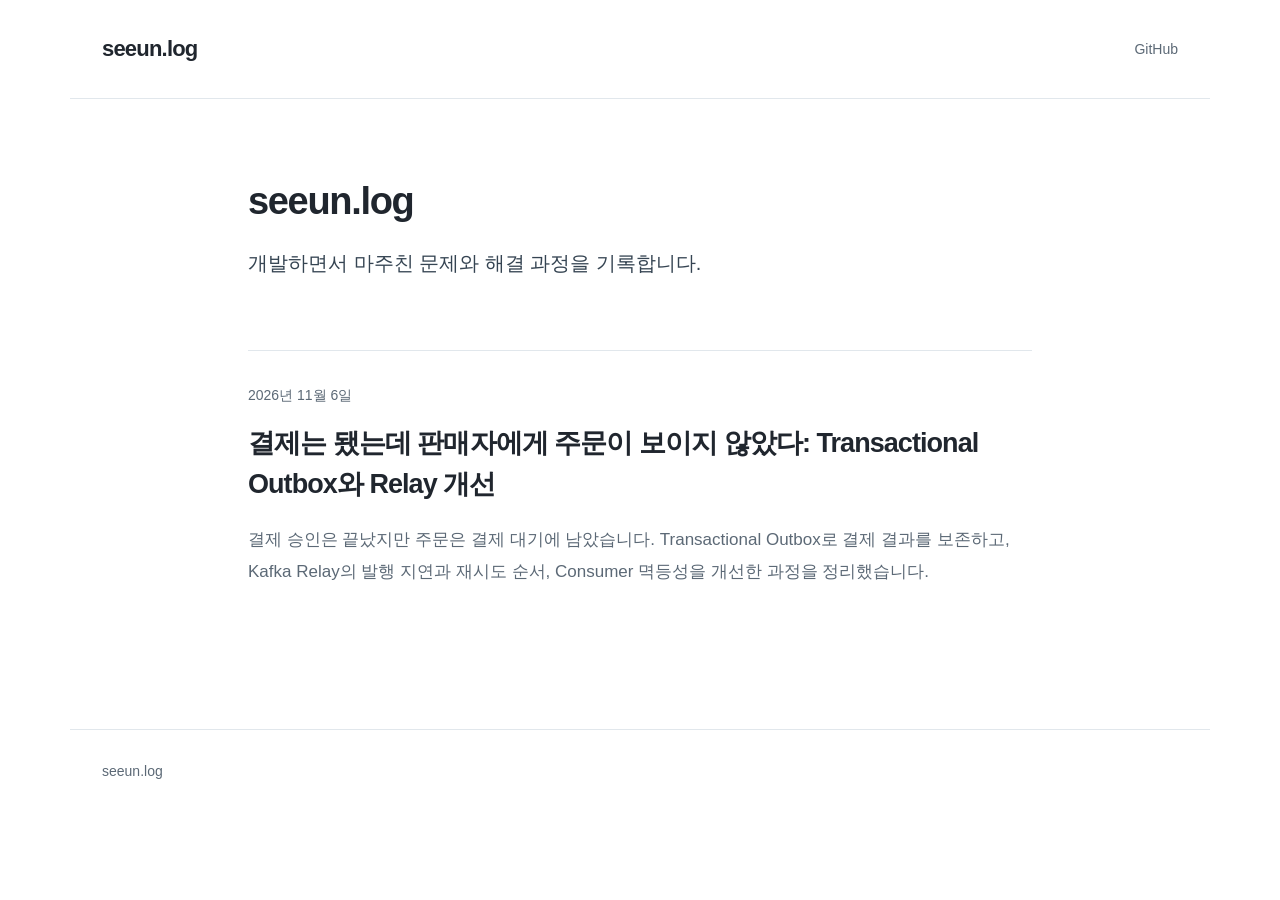
<file: index.html>
<!doctype html>
<html lang="ko"><head><meta charset="utf-8"><meta name="viewport" content="width=device-width, initial-scale=1"><title>seeun.log</title><meta name="description" content="개발하면서 마주친 문제와 해결 과정을 기록합니다."><link rel="canonical" href="https://seeun0210.github.io/"><meta property="og:type" content="article"><meta property="og:title" content="seeun.log"><meta property="og:description" content="개발하면서 마주친 문제와 해결 과정을 기록합니다."><meta property="og:url" content="https://seeun0210.github.io/"><meta property="og:image" content="https://seeun0210.github.io/assets/posts/transactional-outbox-relay/01-00-architecture-without-db-label-v2.png"><link rel="stylesheet" href="/assets/site.css"></head><body><a class="skip" href="#content">본문으로 건너뛰기</a><header class="site-header"><a class="brand" href="/">seeun.log</a><nav aria-label="외부 링크"><a href="https://github.com/seeun0210">GitHub</a></nav></header><main id="content"><div class="home"><h1>seeun.log</h1><p class="intro">개발하면서 마주친 문제와 해결 과정을 기록합니다.</p><article class="post-entry"><time datetime="2026-11-06">2026년 11월 6일</time><h2><a href="/posts/transactional-outbox-relay/">결제는 됐는데 판매자에게 주문이 보이지 않았다: Transactional Outbox와 Relay 개선</a></h2><p>결제 승인은 끝났지만 주문은 결제 대기에 남았습니다. Transactional Outbox로 결제 결과를 보존하고, Kafka Relay의 발행 지연과 재시도 순서, Consumer 멱등성을 개선한 과정을 정리했습니다.</p></article></div></main><footer>seeun.log</footer></body></html>
</file>
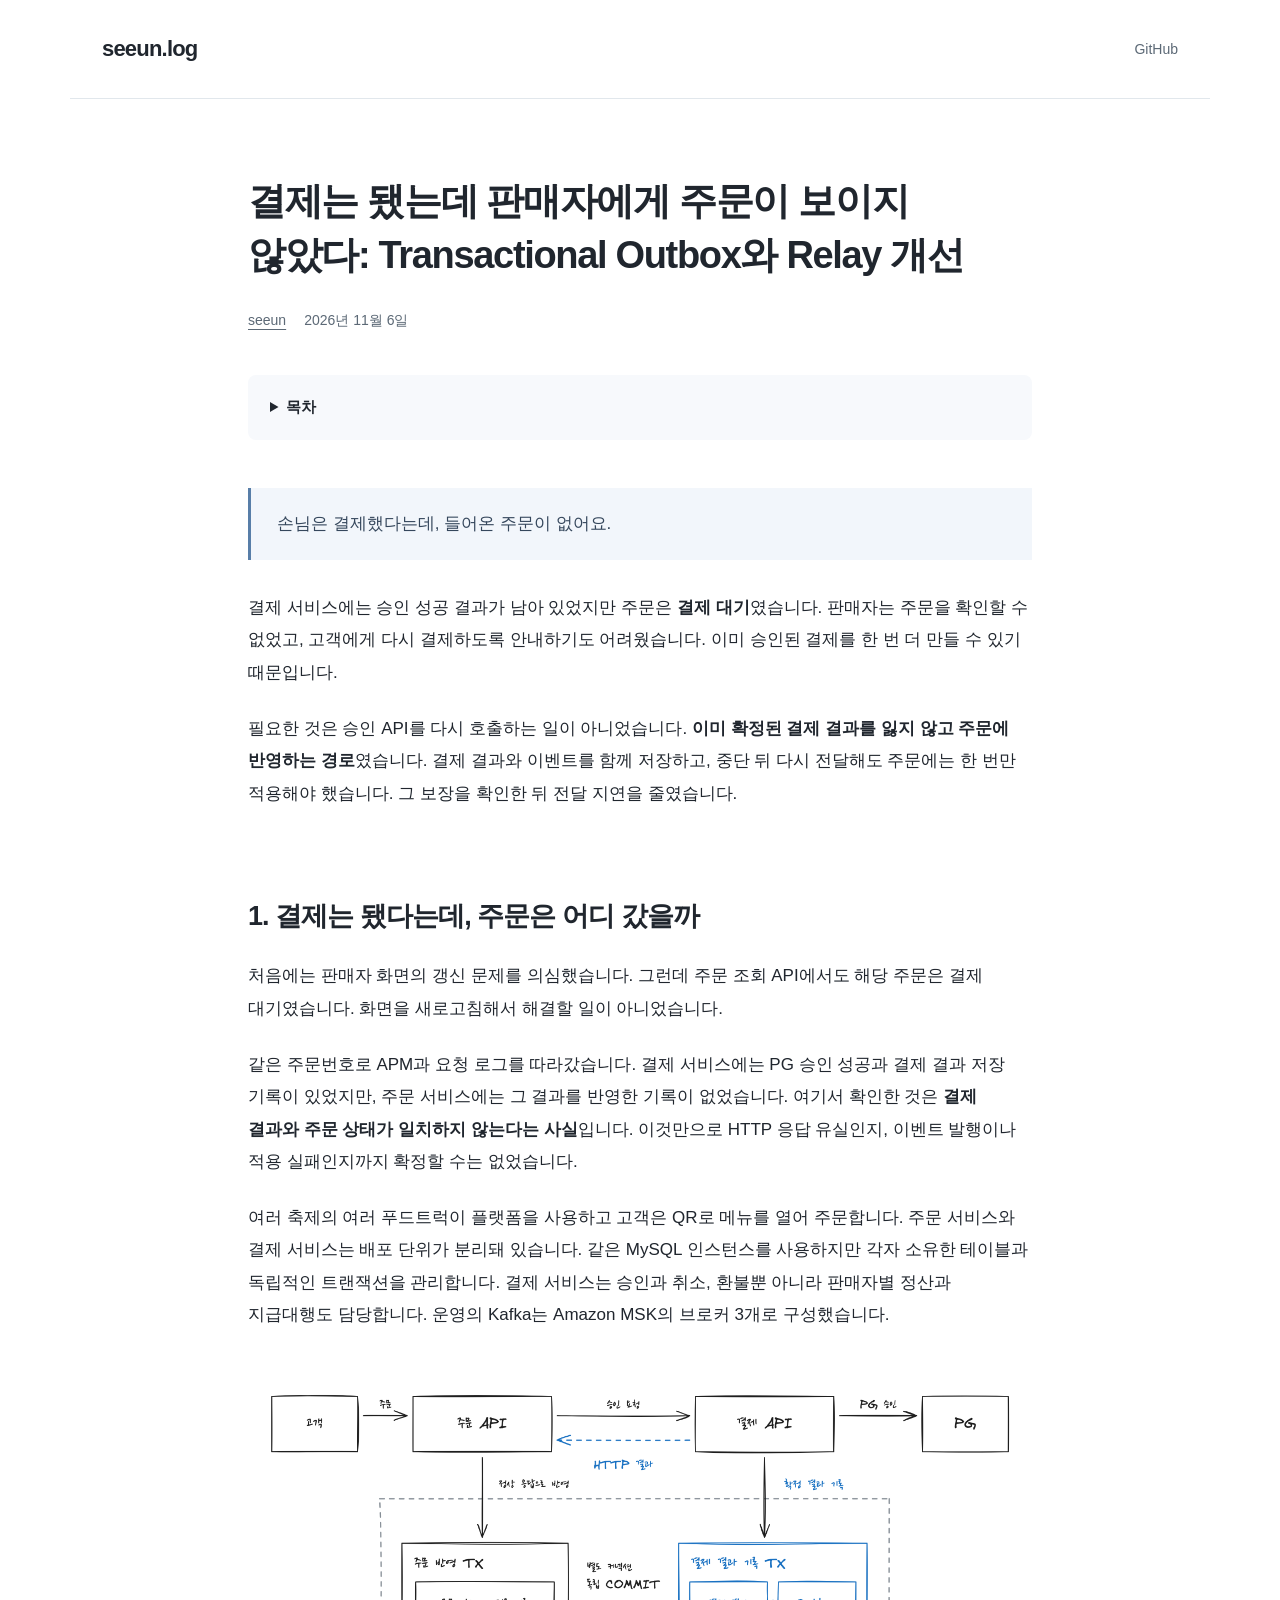
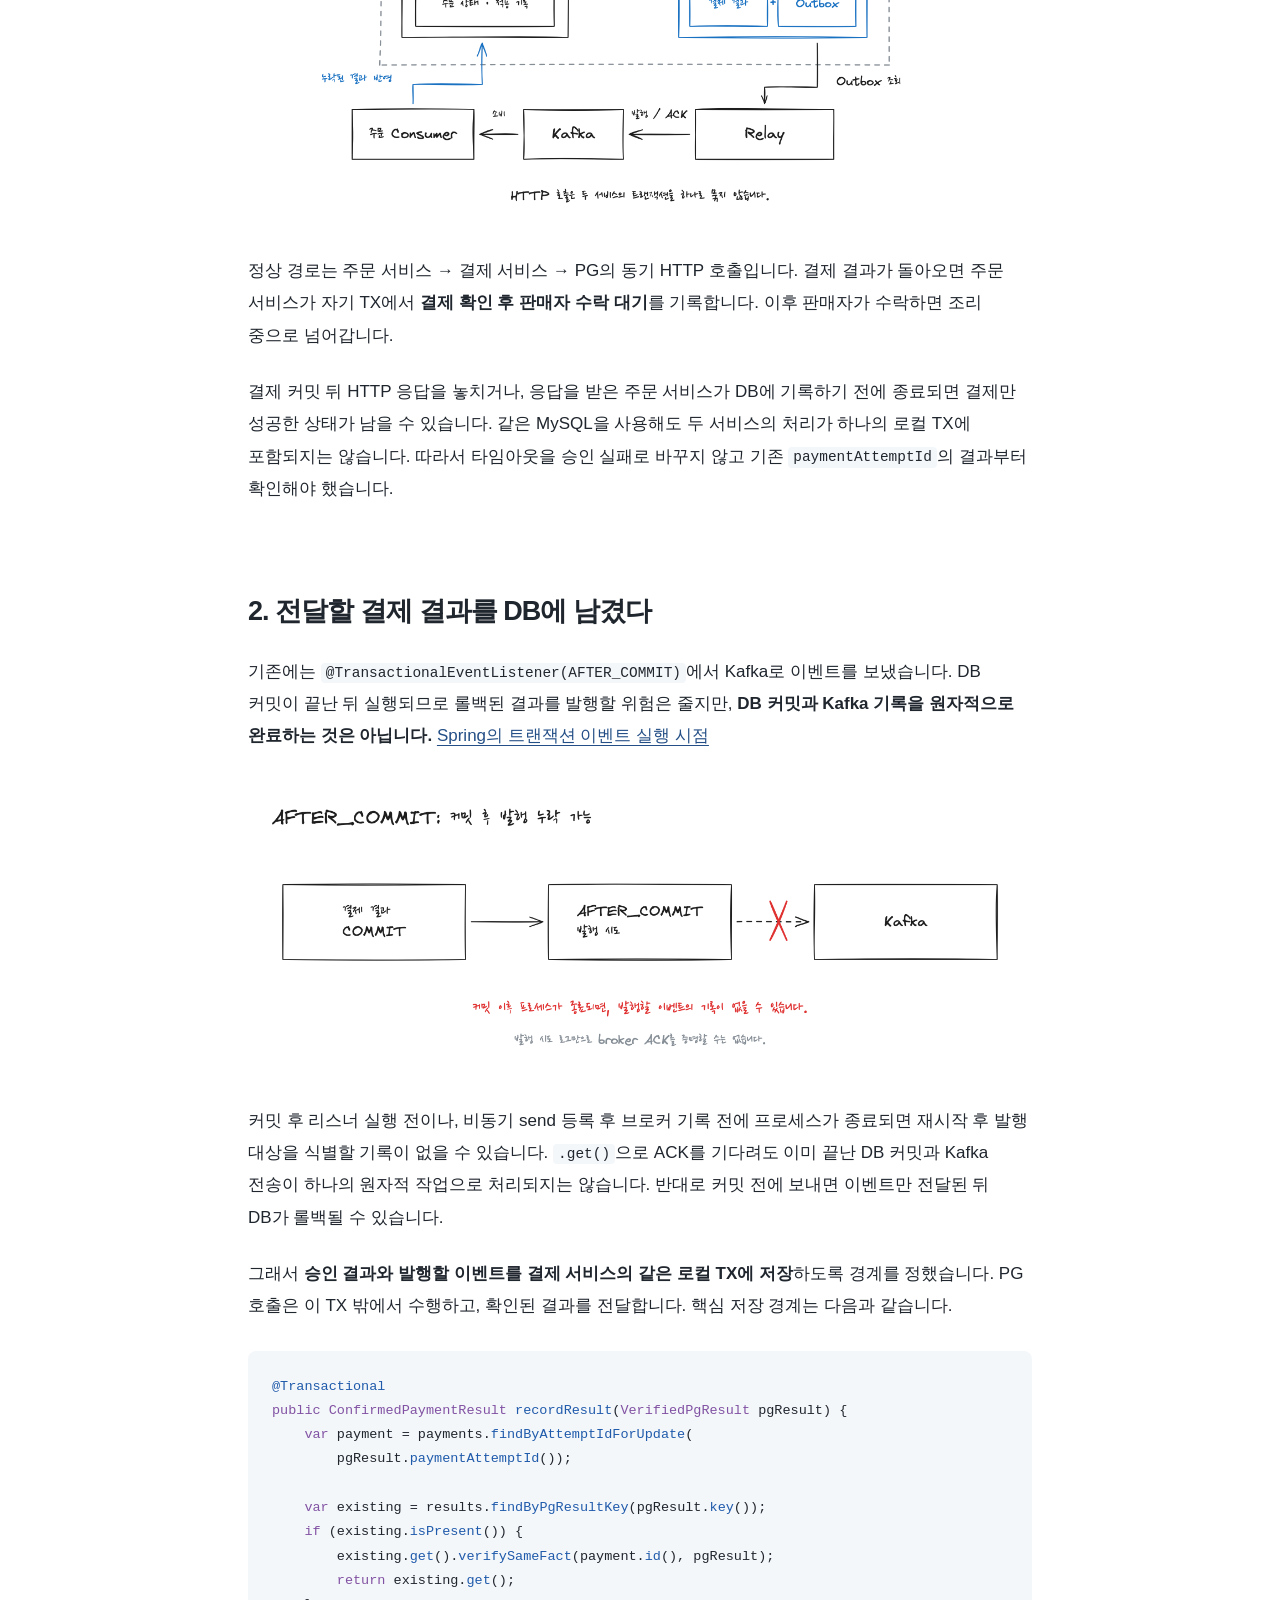
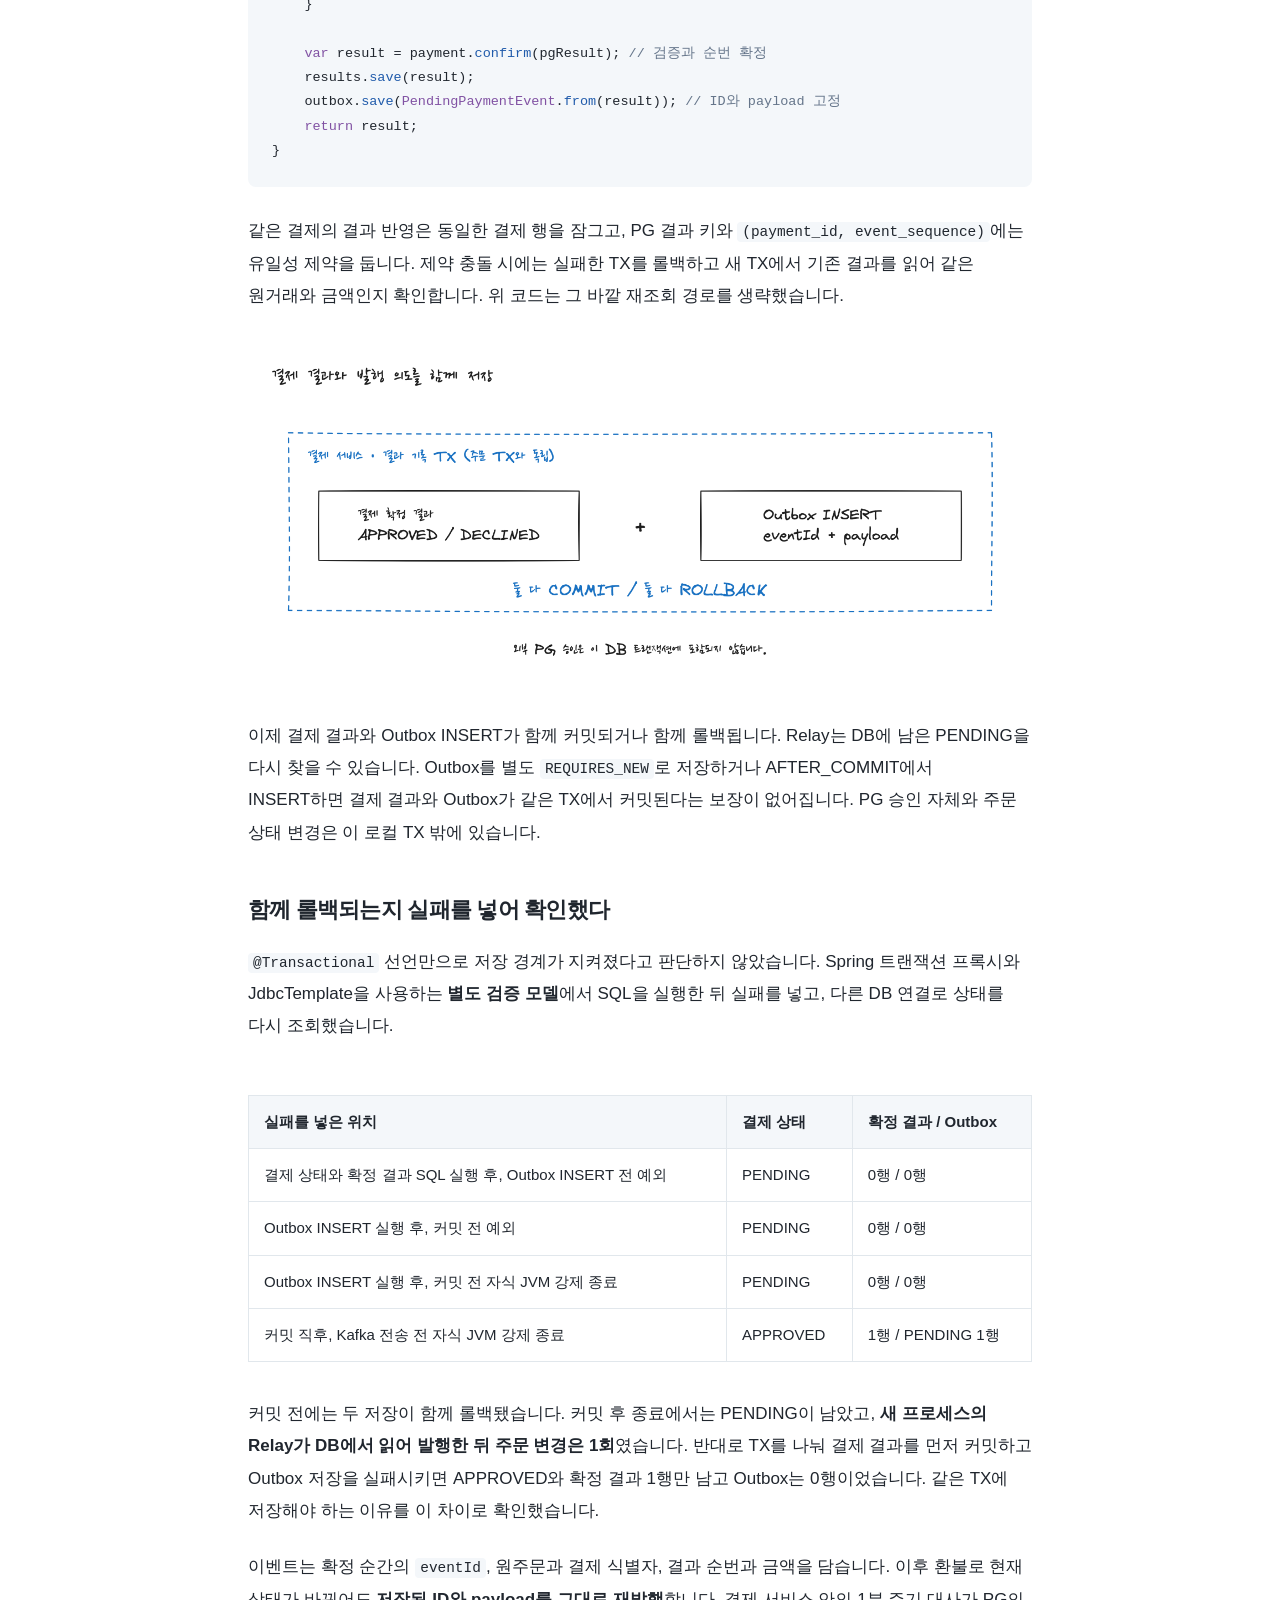
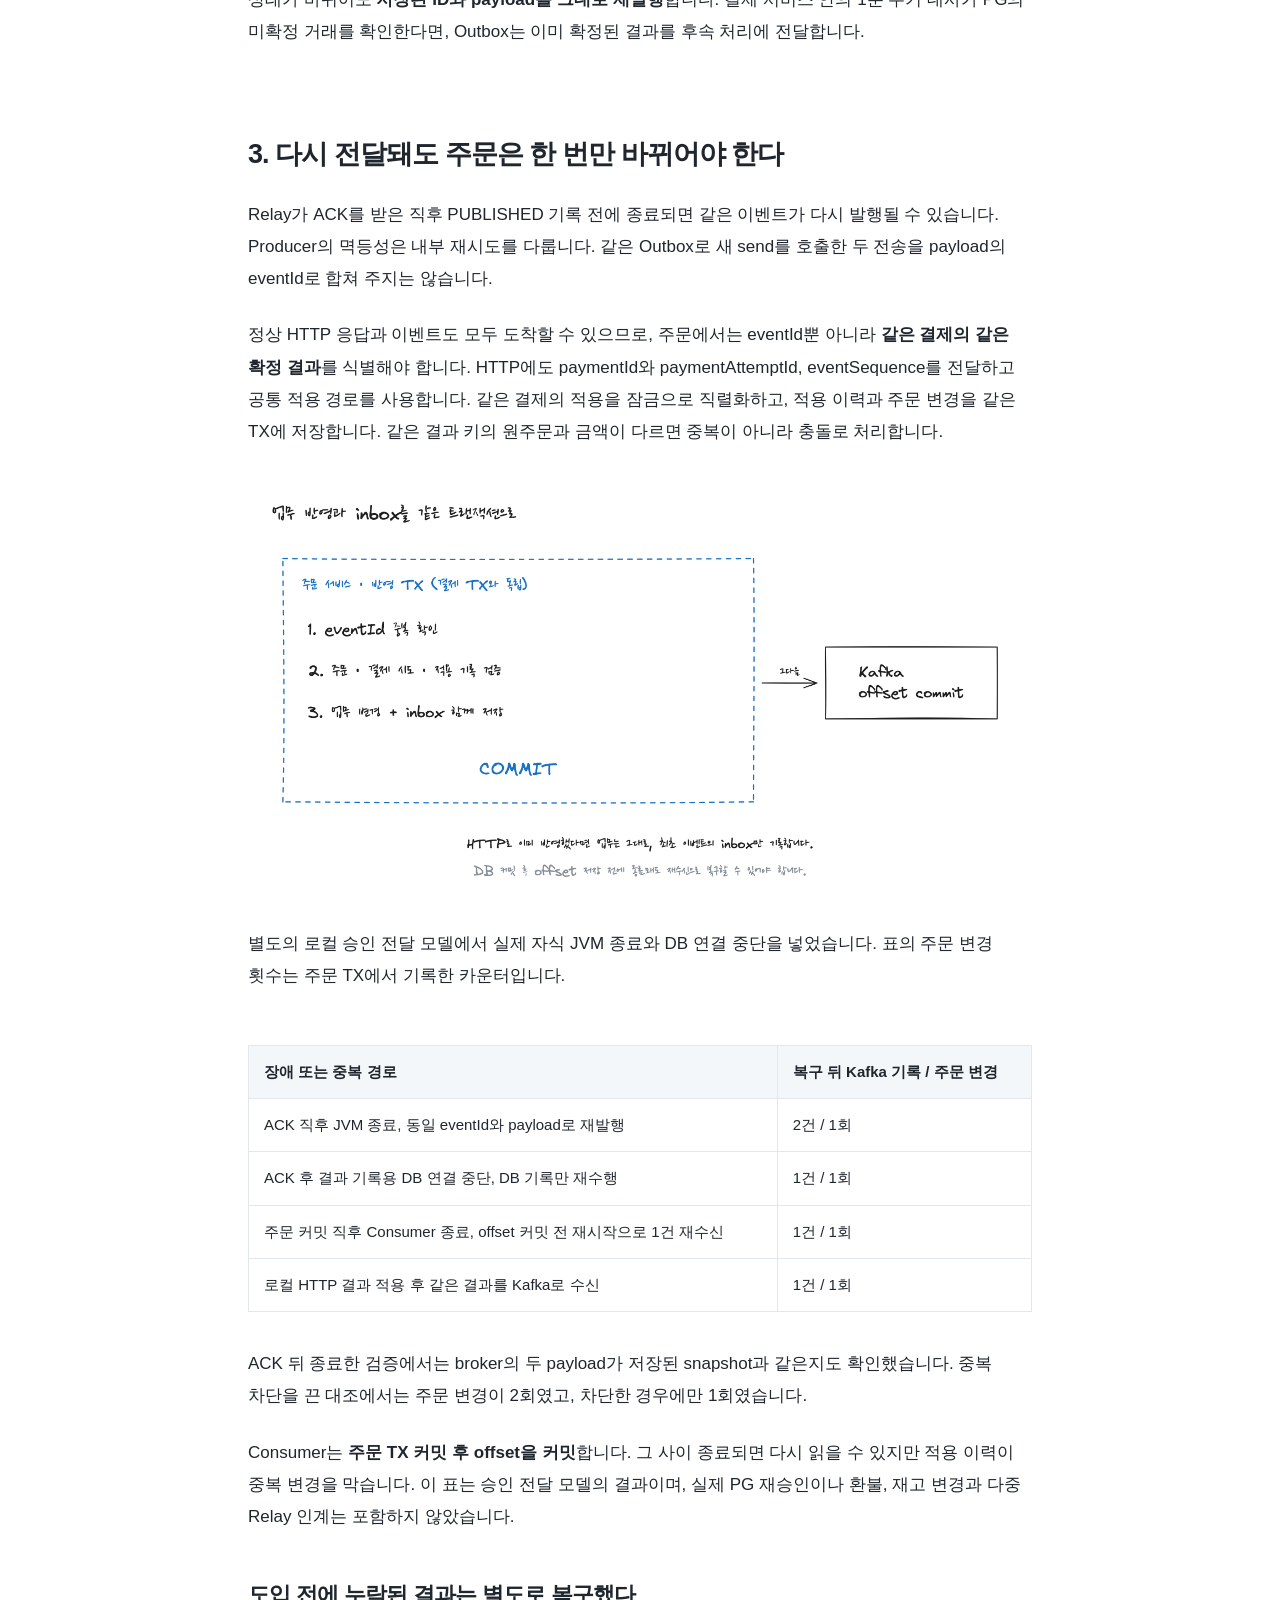
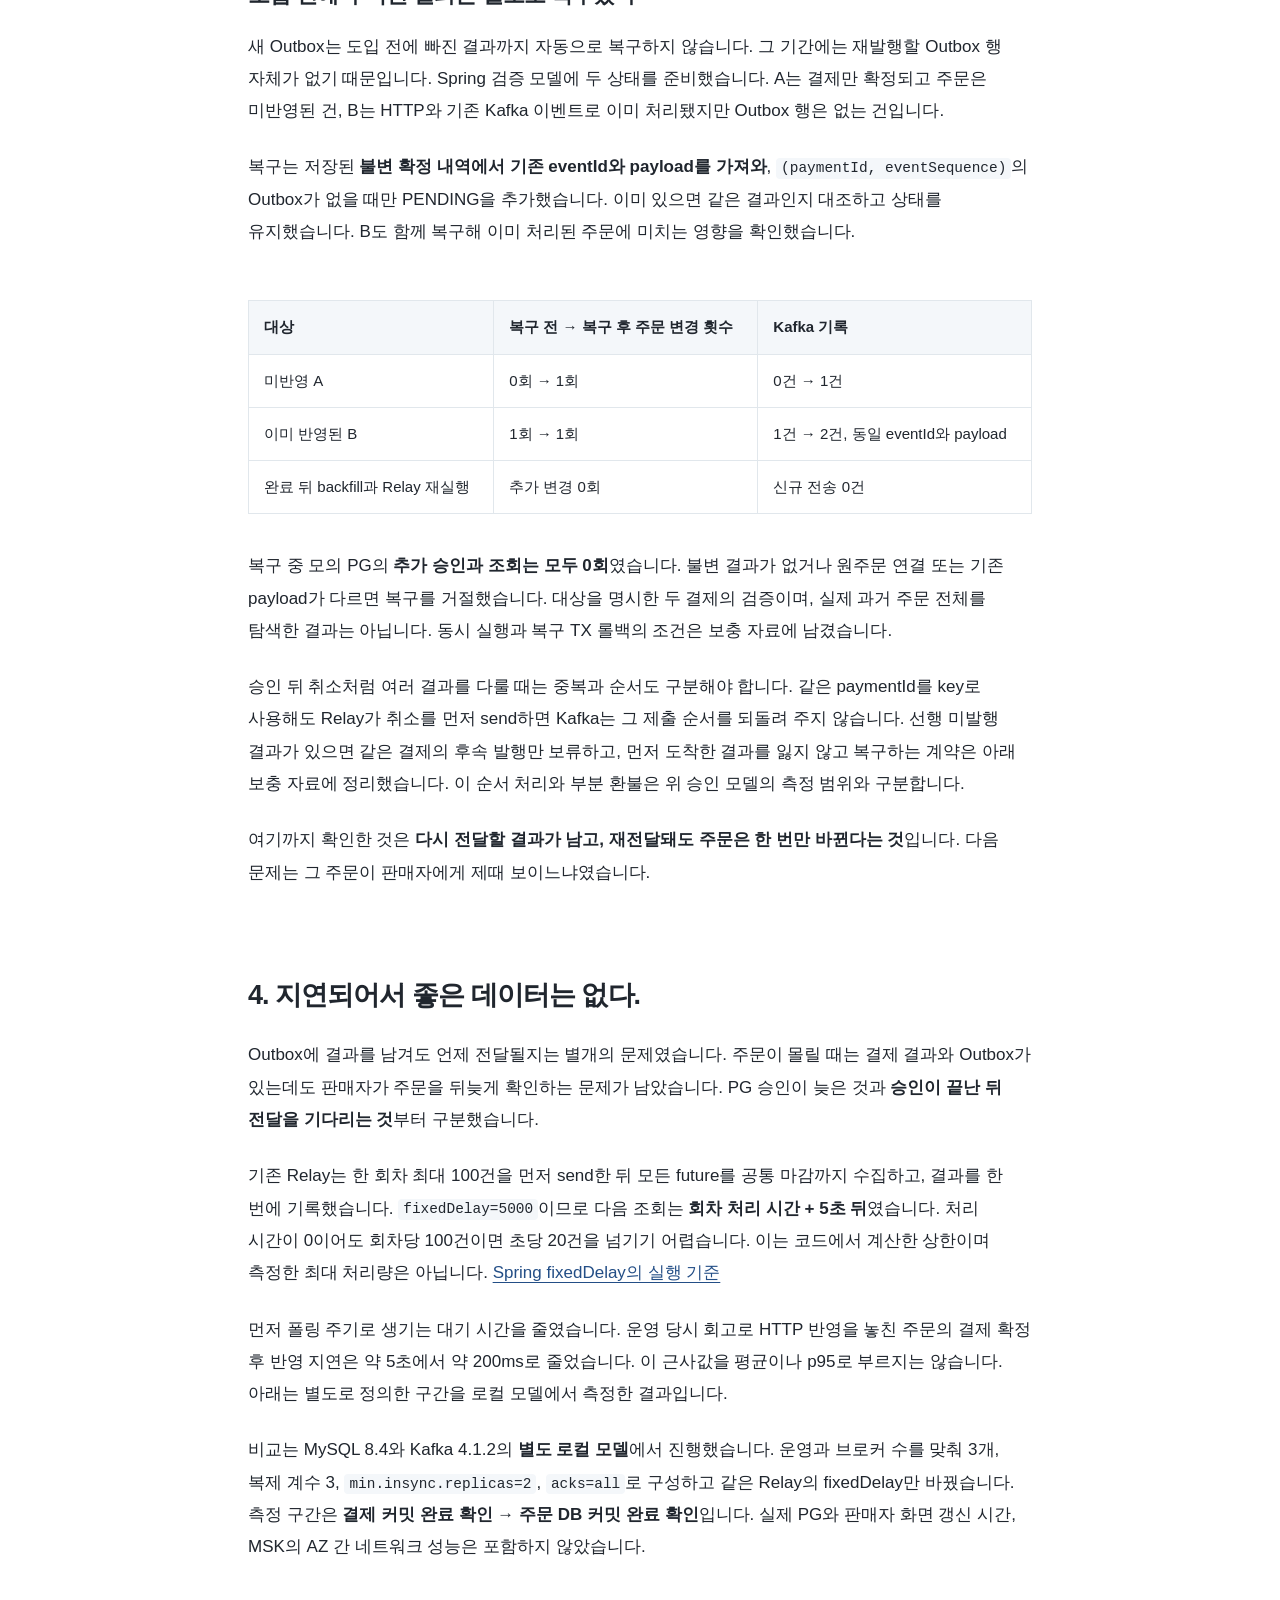
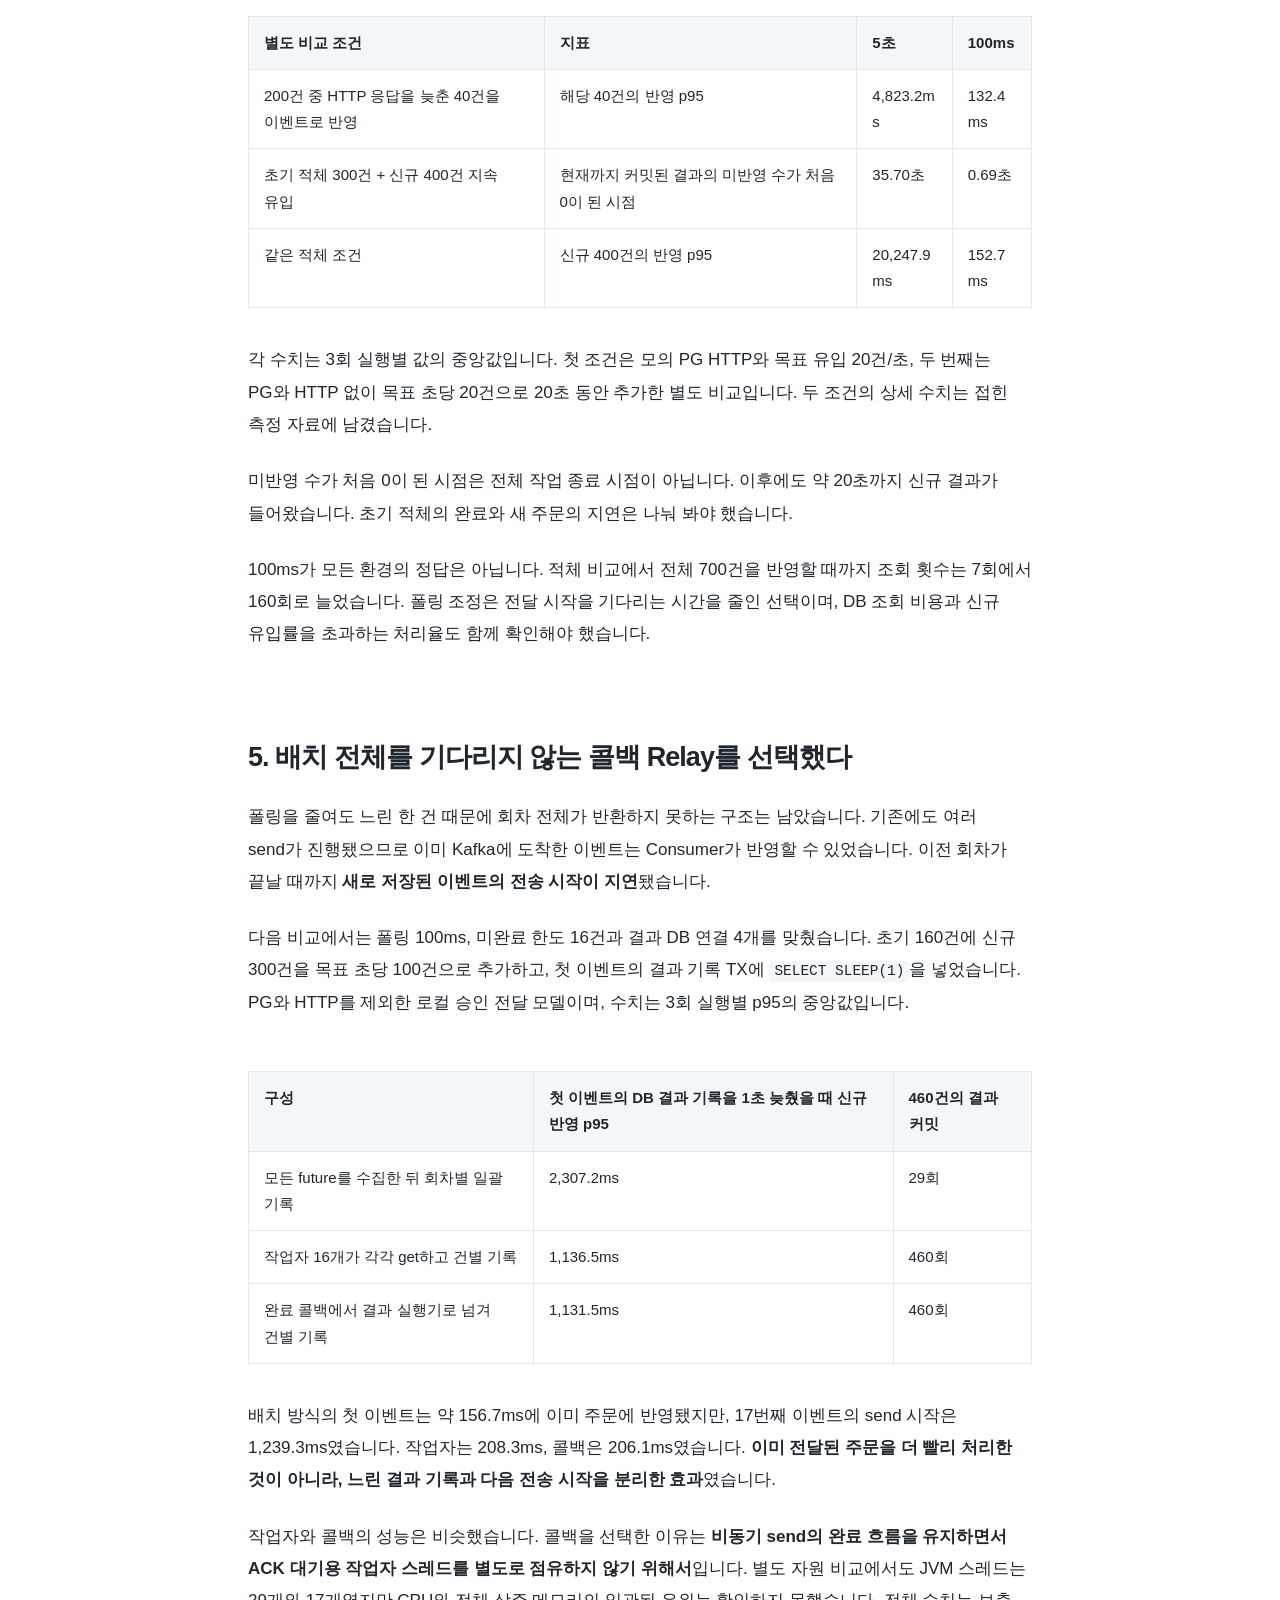
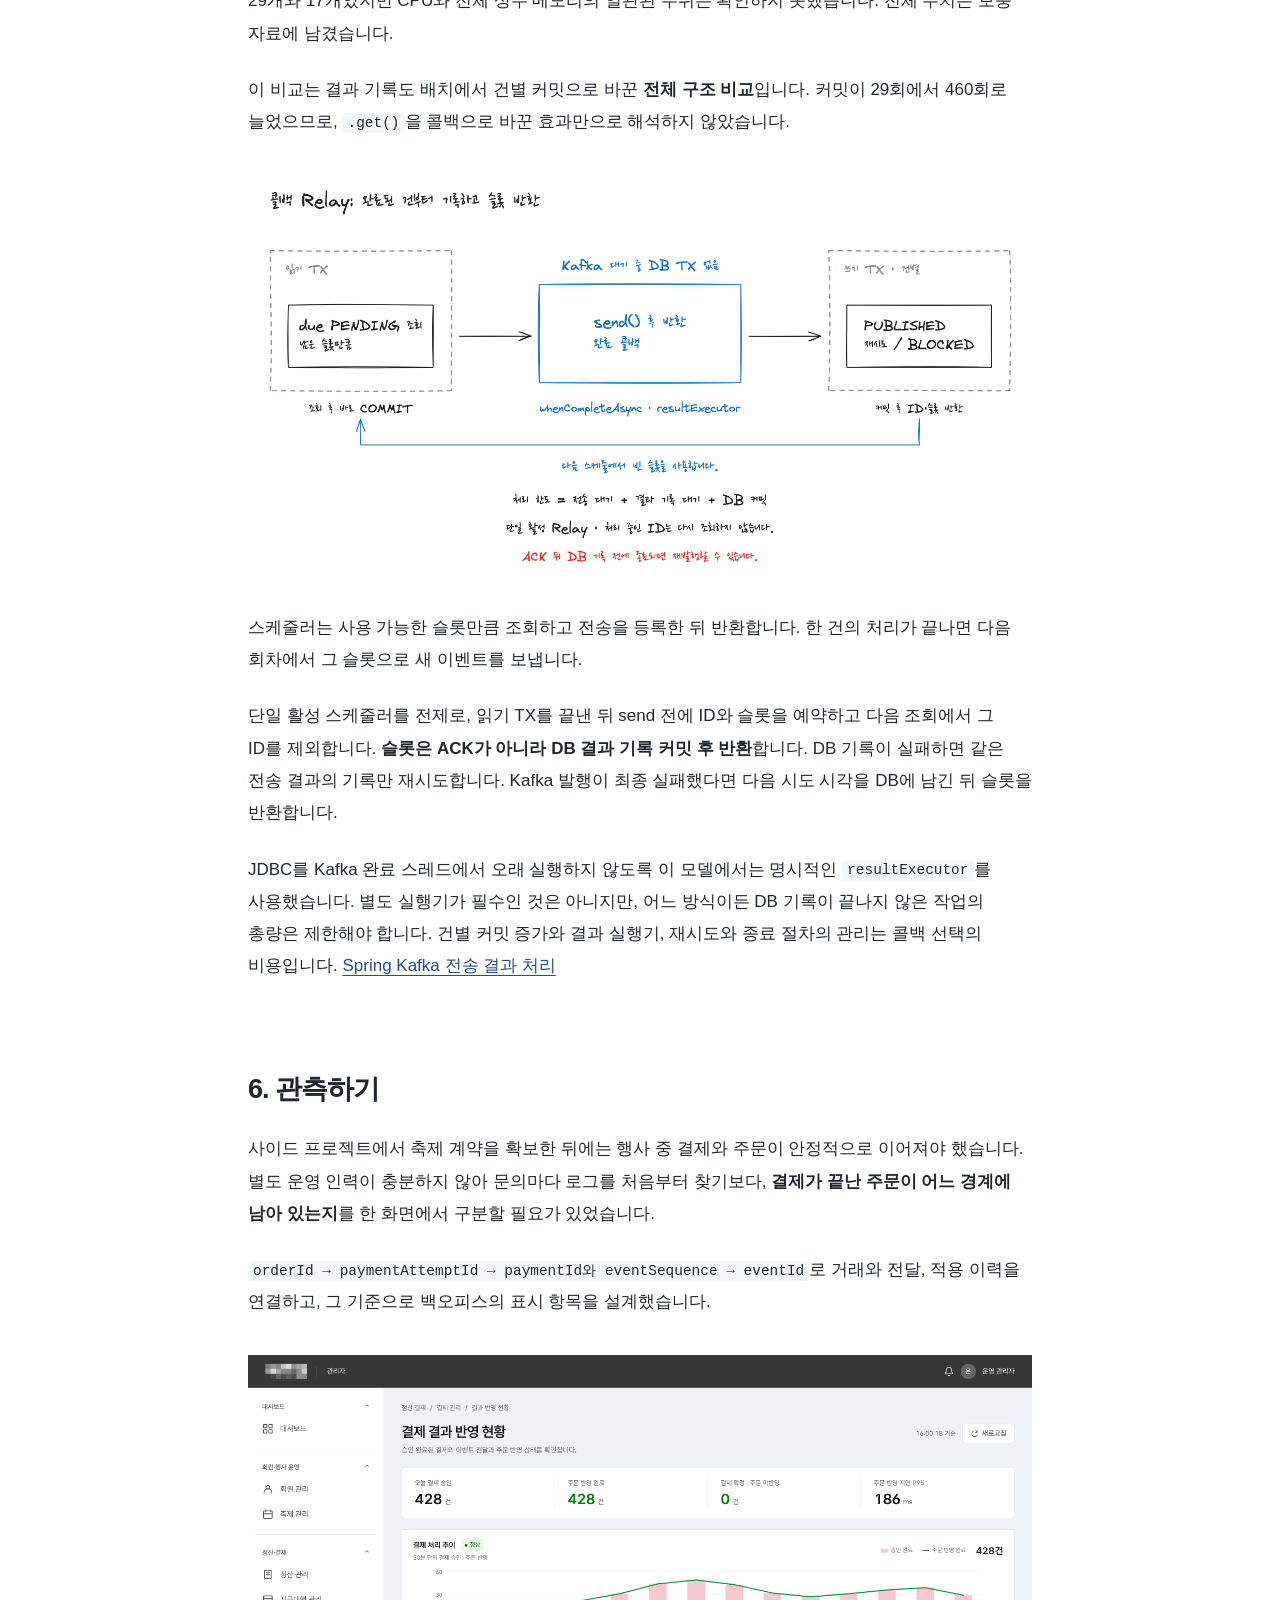
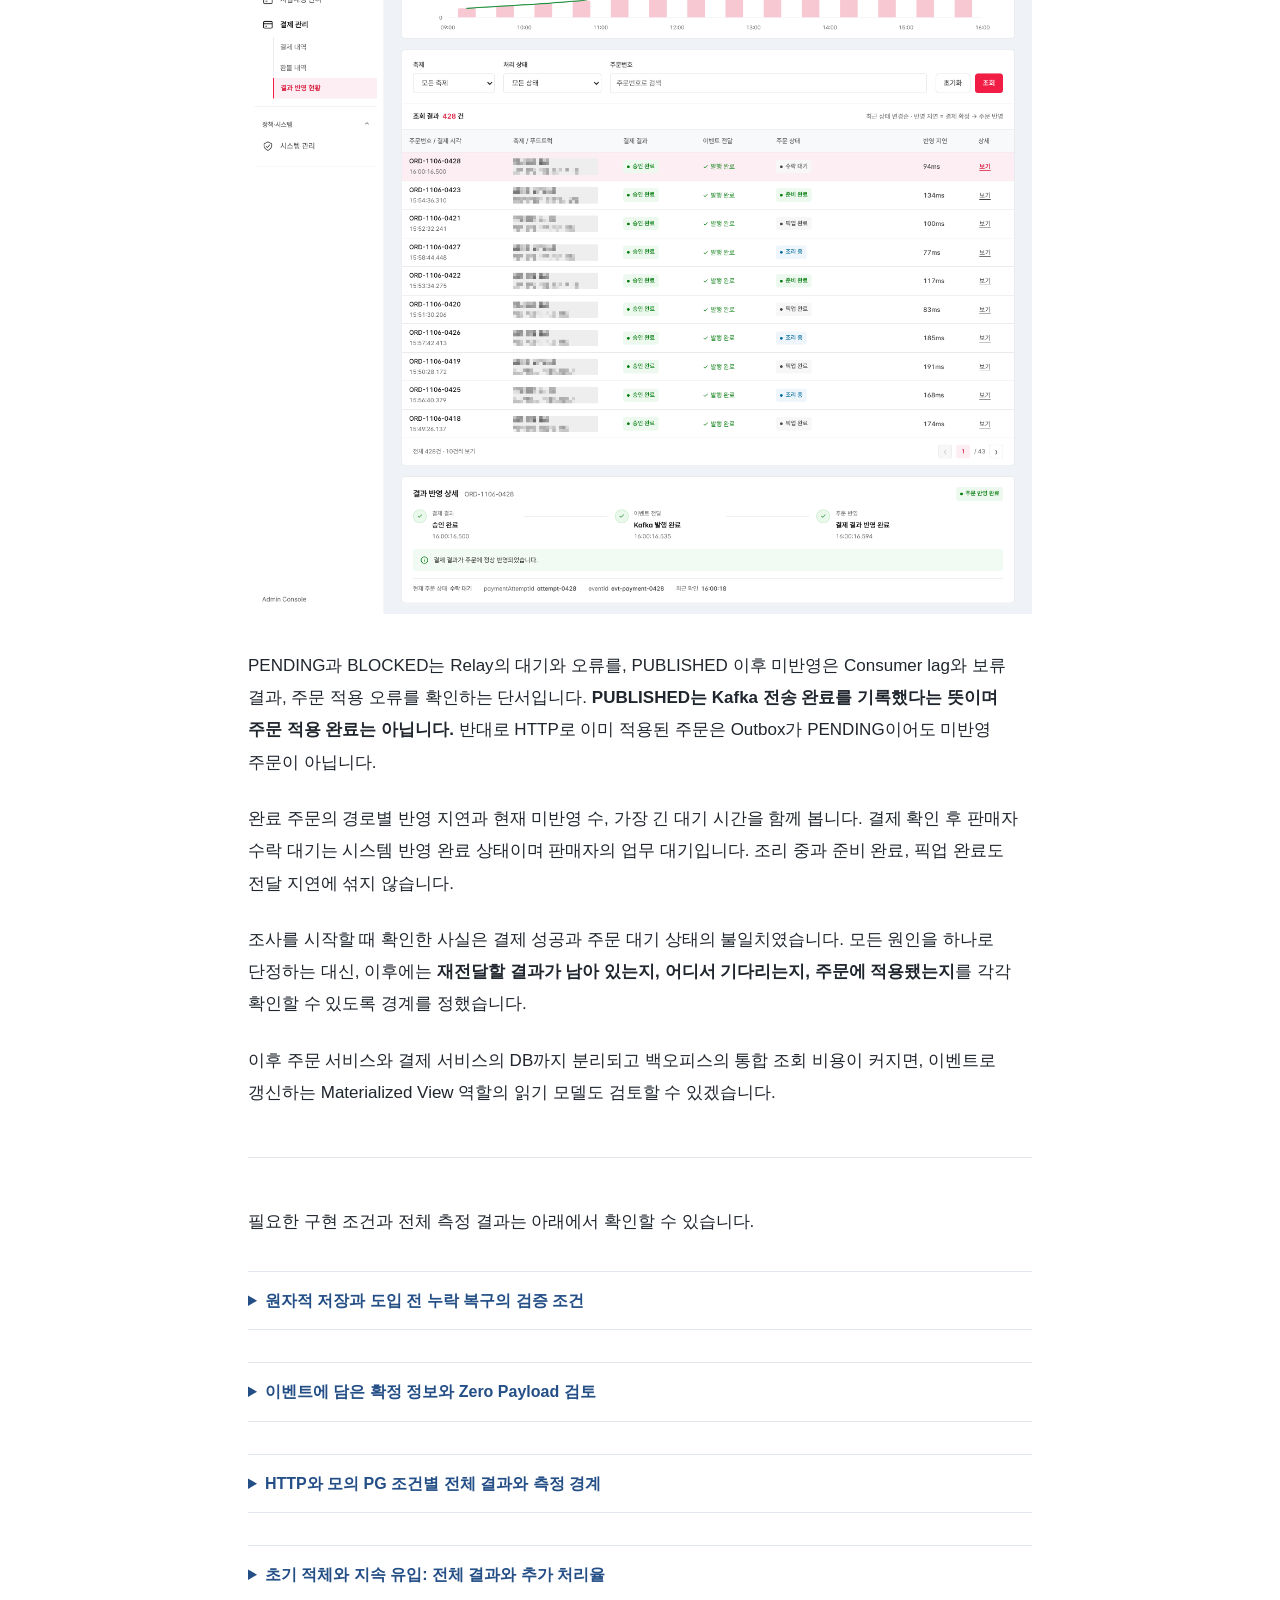
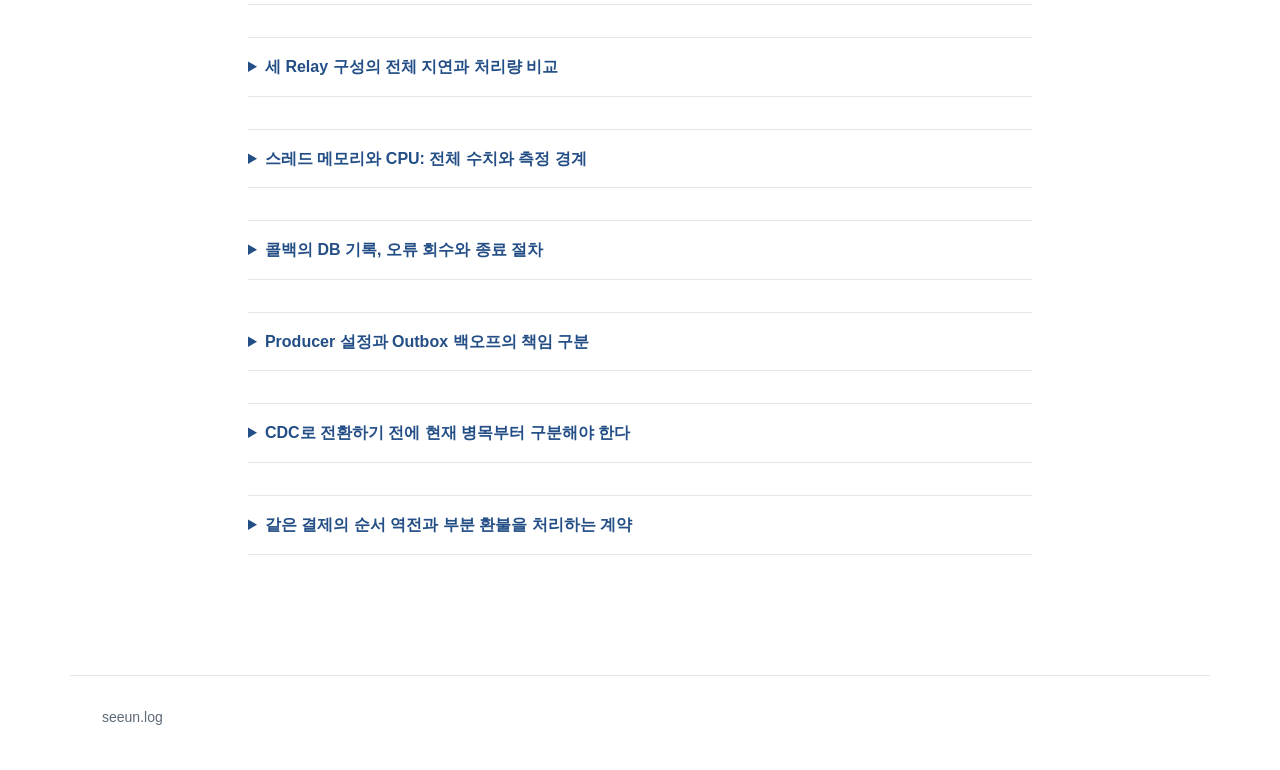
<file: posts/transactional-outbox-relay/index.html>
<!doctype html>
<html lang="ko"><head><meta charset="utf-8"><meta name="viewport" content="width=device-width, initial-scale=1"><title>결제는 됐는데 판매자에게 주문이 보이지 않았다: Transactional Outbox와 Relay 개선 | seeun.log</title><meta name="description" content="결제 승인은 끝났지만 주문은 결제 대기에 남았습니다. Transactional Outbox로 결제 결과를 보존하고, Kafka Relay의 발행 지연과 재시도 순서, Consumer 멱등성을 개선한 과정을 정리했습니다."><link rel="canonical" href="https://seeun0210.github.io/posts/transactional-outbox-relay/"><meta property="og:type" content="article"><meta property="og:title" content="결제는 됐는데 판매자에게 주문이 보이지 않았다: Transactional Outbox와 Relay 개선 | seeun.log"><meta property="og:description" content="결제 승인은 끝났지만 주문은 결제 대기에 남았습니다. Transactional Outbox로 결제 결과를 보존하고, Kafka Relay의 발행 지연과 재시도 순서, Consumer 멱등성을 개선한 과정을 정리했습니다."><meta property="og:url" content="https://seeun0210.github.io/posts/transactional-outbox-relay/"><meta property="og:image" content="https://seeun0210.github.io/assets/posts/transactional-outbox-relay/01-00-architecture-without-db-label-v2.png"><link rel="stylesheet" href="/assets/site.css"></head><body><a class="skip" href="#content">본문으로 건너뛰기</a><header class="site-header"><a class="brand" href="/">seeun.log</a><nav aria-label="외부 링크"><a href="https://github.com/seeun0210">GitHub</a></nav></header><main id="content"><article class="markdown-body"><div class="article-top"><h1>결제는 됐는데 판매자에게 주문이 보이지 않았다: Transactional Outbox와 Relay 개선</h1><div class="byline"><a href="https://github.com/seeun0210">seeun</a><time datetime="2026-11-06">2026년 11월 6일</time></div></div><details class="toc"><summary>목차</summary><ol><li><a href="#section-1">1. 결제는 됐다는데, 주문은 어디 갔을까</a></li><li><a href="#section-2">2. 전달할 결제 결과를 DB에 남겼다</a></li><li><a href="#section-3">3. 다시 전달돼도 주문은 한 번만 바뀌어야 한다</a></li><li><a href="#section-4">4. 지연되어서 좋은 데이터는 없다.</a></li><li><a href="#section-5">5. 배치 전체를 기다리지 않는 콜백 Relay를 선택했다</a></li><li><a href="#section-6">6. 관측하기</a></li></ol></details><blockquote>
<p>손님은 결제했다는데, 들어온 주문이 없어요.</p>
</blockquote>
<p>결제 서비스에는 승인 성공 결과가 남아 있었지만 주문은 <strong>결제 대기</strong>였습니다. 판매자는 주문을 확인할 수 없었고, 고객에게 다시 결제하도록 안내하기도 어려웠습니다. 이미 승인된 결제를 한 번 더 만들 수 있기 때문입니다.</p>
<p>필요한 것은 승인 API를 다시 호출하는 일이 아니었습니다. <strong>이미 확정된 결제 결과를 잃지 않고 주문에 반영하는 경로</strong>였습니다. 결제 결과와 이벤트를 함께 저장하고, 중단 뒤 다시 전달해도 주문에는 한 번만 적용해야 했습니다. 그 보장을 확인한 뒤 전달 지연을 줄였습니다.</p>
<h2 id="section-1">1. 결제는 됐다는데, 주문은 어디 갔을까</h2>
<p>처음에는 판매자 화면의 갱신 문제를 의심했습니다. 그런데 주문 조회 API에서도 해당 주문은 결제 대기였습니다. 화면을 새로고침해서 해결할 일이 아니었습니다.</p>
<p>같은 주문번호로 APM과 요청 로그를 따라갔습니다. 결제 서비스에는 PG 승인 성공과 결제 결과 저장 기록이 있었지만, 주문 서비스에는 그 결과를 반영한 기록이 없었습니다. 여기서 확인한 것은 <strong>결제 결과와 주문 상태가 일치하지 않는다는 사실</strong>입니다. 이것만으로 HTTP 응답 유실인지, 이벤트 발행이나 적용 실패인지까지 확정할 수는 없었습니다.</p>
<p>여러 축제의 여러 푸드트럭이 플랫폼을 사용하고 고객은 QR로 메뉴를 열어 주문합니다. 주문 서비스와 결제 서비스는 배포 단위가 분리돼 있습니다. 같은 MySQL 인스턴스를 사용하지만 각자 소유한 테이블과 독립적인 트랜잭션을 관리합니다. 결제 서비스는 승인과 취소, 환불뿐 아니라 판매자별 정산과 지급대행도 담당합니다. 운영의 Kafka는 Amazon MSK의 브로커 3개로 구성했습니다.</p>
<p><a target="_blank" rel="noopener noreferrer" href="/assets/posts/transactional-outbox-relay/01-00-architecture-without-db-label-v2.png"><img src="/assets/posts/transactional-outbox-relay/01-00-architecture-without-db-label-v2.png" alt="주문과 결제 처리 흐름과 각 트랜잭션 경계" style="max-width: 100%;" loading="lazy" decoding="async" width="2832" height="1632"></a></p>
<p>정상 경로는 주문 서비스 → 결제 서비스 → PG의 동기 HTTP 호출입니다. 결제 결과가 돌아오면 주문 서비스가 자기 TX에서 <strong>결제 확인 후 판매자 수락 대기</strong>를 기록합니다. 이후 판매자가 수락하면 조리 중으로 넘어갑니다.</p>
<p>결제 커밋 뒤 HTTP 응답을 놓치거나, 응답을 받은 주문 서비스가 DB에 기록하기 전에 종료되면 결제만 성공한 상태가 남을 수 있습니다. 같은 MySQL을 사용해도 두 서비스의 처리가 하나의 로컬 TX에 포함되지는 않습니다. 따라서 타임아웃을 승인 실패로 바꾸지 않고 기존 <code class="notranslate">paymentAttemptId</code>의 결과부터 확인해야 했습니다.</p>
<h2 id="section-2">2. 전달할 결제 결과를 DB에 남겼다</h2>
<p>기존에는 <code class="notranslate">@TransactionalEventListener(AFTER_COMMIT)</code>에서 Kafka로 이벤트를 보냈습니다. DB 커밋이 끝난 뒤 실행되므로 롤백된 결과를 발행할 위험은 줄지만, <strong>DB 커밋과 Kafka 기록을 원자적으로 완료하는 것은 아닙니다.</strong> <a href="https://docs.spring.io/spring-framework/reference/data-access/transaction/event.html" rel="nofollow">Spring의 트랜잭션 이벤트 실행 시점</a></p>
<p><a target="_blank" rel="noopener noreferrer" href="/assets/posts/transactional-outbox-relay/02-03-after-commit-gap.png"><img src="/assets/posts/transactional-outbox-relay/02-03-after-commit-gap.png" alt="AFTER_COMMIT의 유실 구간" style="max-width: 100%;" loading="lazy" decoding="async" width="2832" height="1012"></a></p>
<p>커밋 후 리스너 실행 전이나, 비동기 send 등록 후 브로커 기록 전에 프로세스가 종료되면 재시작 후 발행 대상을 식별할 기록이 없을 수 있습니다. <code class="notranslate">.get()</code>으로 ACK를 기다려도 이미 끝난 DB 커밋과 Kafka 전송이 하나의 원자적 작업으로 처리되지는 않습니다. 반대로 커밋 전에 보내면 이벤트만 전달된 뒤 DB가 롤백될 수 있습니다.</p>
<p>그래서 <strong>승인 결과와 발행할 이벤트를 결제 서비스의 같은 로컬 TX에 저장</strong>하도록 경계를 정했습니다. PG 호출은 이 TX 밖에서 수행하고, 확인된 결과를 전달합니다. 핵심 저장 경계는 다음과 같습니다.</p>
<div class="highlight highlight-source-java"><pre class="notranslate"><span class="pl-c1">@</span><span class="pl-c1">Transactional</span>
<span class="pl-k">public</span> <span class="pl-smi">ConfirmedPaymentResult</span> <span class="pl-en">recordResult</span>(<span class="pl-smi">VerifiedPgResult</span> <span class="pl-s1">pgResult</span>) {
    <span class="pl-smi">var</span> <span class="pl-s1">payment</span> = <span class="pl-s1">payments</span>.<span class="pl-en">findByAttemptIdForUpdate</span>(
        <span class="pl-s1">pgResult</span>.<span class="pl-en">paymentAttemptId</span>());

    <span class="pl-smi">var</span> <span class="pl-s1">existing</span> = <span class="pl-s1">results</span>.<span class="pl-en">findByPgResultKey</span>(<span class="pl-s1">pgResult</span>.<span class="pl-en">key</span>());
    <span class="pl-k">if</span> (<span class="pl-s1">existing</span>.<span class="pl-en">isPresent</span>()) {
        <span class="pl-s1">existing</span>.<span class="pl-en">get</span>().<span class="pl-en">verifySameFact</span>(<span class="pl-s1">payment</span>.<span class="pl-en">id</span>(), <span class="pl-s1">pgResult</span>);
        <span class="pl-k">return</span> <span class="pl-s1">existing</span>.<span class="pl-en">get</span>();
    }

    <span class="pl-smi">var</span> <span class="pl-s1">result</span> = <span class="pl-s1">payment</span>.<span class="pl-en">confirm</span>(<span class="pl-s1">pgResult</span>); <span class="pl-c">// 검증과 순번 확정</span>
    <span class="pl-s1">results</span>.<span class="pl-en">save</span>(<span class="pl-s1">result</span>);
    <span class="pl-s1">outbox</span>.<span class="pl-en">save</span>(<span class="pl-smi">PendingPaymentEvent</span>.<span class="pl-en">from</span>(<span class="pl-s1">result</span>)); <span class="pl-c">// ID와 payload 고정</span>
    <span class="pl-k">return</span> <span class="pl-s1">result</span>;
}</pre></div>
<p>같은 결제의 결과 반영은 동일한 결제 행을 잠그고, PG 결과 키와 <code class="notranslate">(payment_id, event_sequence)</code>에는 유일성 제약을 둡니다. 제약 충돌 시에는 실패한 TX를 롤백하고 새 TX에서 기존 결과를 읽어 같은 원거래와 금액인지 확인합니다. 위 코드는 그 바깥 재조회 경로를 생략했습니다.</p>
<p><a target="_blank" rel="noopener noreferrer" href="/assets/posts/transactional-outbox-relay/03-04-atomic-outbox.png"><img src="/assets/posts/transactional-outbox-relay/03-04-atomic-outbox.png" alt="결제 결과와 Outbox의 원자적 저장" style="max-width: 100%;" loading="lazy" decoding="async" width="2832" height="1212"></a></p>
<p>이제 결제 결과와 Outbox INSERT가 함께 커밋되거나 함께 롤백됩니다. Relay는 DB에 남은 PENDING을 다시 찾을 수 있습니다. Outbox를 별도 <code class="notranslate">REQUIRES_NEW</code>로 저장하거나 AFTER_COMMIT에서 INSERT하면 결제 결과와 Outbox가 같은 TX에서 커밋된다는 보장이 없어집니다. PG 승인 자체와 주문 상태 변경은 이 로컬 TX 밖에 있습니다.</p>
<h3>함께 롤백되는지 실패를 넣어 확인했다</h3>
<p><code class="notranslate">@Transactional</code> 선언만으로 저장 경계가 지켜졌다고 판단하지 않았습니다. Spring 트랜잭션 프록시와 JdbcTemplate을 사용하는 <strong>별도 검증 모델</strong>에서 SQL을 실행한 뒤 실패를 넣고, 다른 DB 연결로 상태를 다시 조회했습니다.</p>
<markdown-accessiblity-table><table role="table">
<thead>
<tr>
<th>실패를 넣은 위치</th>
<th>결제 상태</th>
<th align="right">확정 결과 / Outbox</th>
</tr>
</thead>
<tbody>
<tr>
<td>결제 상태와 확정 결과 SQL 실행 후, Outbox INSERT 전 예외</td>
<td>PENDING</td>
<td align="right">0행 / 0행</td>
</tr>
<tr>
<td>Outbox INSERT 실행 후, 커밋 전 예외</td>
<td>PENDING</td>
<td align="right">0행 / 0행</td>
</tr>
<tr>
<td>Outbox INSERT 실행 후, 커밋 전 자식 JVM 강제 종료</td>
<td>PENDING</td>
<td align="right">0행 / 0행</td>
</tr>
<tr>
<td>커밋 직후, Kafka 전송 전 자식 JVM 강제 종료</td>
<td>APPROVED</td>
<td align="right">1행 / PENDING 1행</td>
</tr>
</tbody>
</table></markdown-accessiblity-table>
<p>커밋 전에는 두 저장이 함께 롤백됐습니다. 커밋 후 종료에서는 PENDING이 남았고, <strong>새 프로세스의 Relay가 DB에서 읽어 발행한 뒤 주문 변경은 1회</strong>였습니다. 반대로 TX를 나눠 결제 결과를 먼저 커밋하고 Outbox 저장을 실패시키면 APPROVED와 확정 결과 1행만 남고 Outbox는 0행이었습니다. 같은 TX에 저장해야 하는 이유를 이 차이로 확인했습니다.</p>
<p>이벤트는 확정 순간의 <code class="notranslate">eventId</code>, 원주문과 결제 식별자, 결과 순번과 금액을 담습니다. 이후 환불로 현재 상태가 바뀌어도 <strong>저장된 ID와 payload를 그대로 재발행</strong>합니다. 결제 서비스 안의 1분 주기 대사가 PG의 미확정 거래를 확인한다면, Outbox는 이미 확정된 결과를 후속 처리에 전달합니다.</p>
<h2 id="section-3">3. 다시 전달돼도 주문은 한 번만 바뀌어야 한다</h2>
<p>Relay가 ACK를 받은 직후 PUBLISHED 기록 전에 종료되면 같은 이벤트가 다시 발행될 수 있습니다. Producer의 멱등성은 내부 재시도를 다룹니다. 같은 Outbox로 새 send를 호출한 두 전송을 payload의 eventId로 합쳐 주지는 않습니다.</p>
<p>정상 HTTP 응답과 이벤트도 모두 도착할 수 있으므로, 주문에서는 eventId뿐 아니라 <strong>같은 결제의 같은 확정 결과</strong>를 식별해야 합니다. HTTP에도 paymentId와 paymentAttemptId, eventSequence를 전달하고 공통 적용 경로를 사용합니다. 같은 결제의 적용을 잠금으로 직렬화하고, 적용 이력과 주문 변경을 같은 TX에 저장합니다. 같은 결과 키의 원주문과 금액이 다르면 중복이 아니라 충돌로 처리합니다.</p>
<p><a target="_blank" rel="noopener noreferrer" href="/assets/posts/transactional-outbox-relay/07-08-consumer-transaction.png"><img src="/assets/posts/transactional-outbox-relay/07-08-consumer-transaction.png" alt="주문 업무 적용과 inbox의 트랜잭션 경계" style="max-width: 100%;" loading="lazy" decoding="async" width="2832" height="1472"></a></p>
<p>별도의 로컬 승인 전달 모델에서 실제 자식 JVM 종료와 DB 연결 중단을 넣었습니다. 표의 주문 변경 횟수는 주문 TX에서 기록한 카운터입니다.</p>
<markdown-accessiblity-table><table role="table">
<thead>
<tr>
<th>장애 또는 중복 경로</th>
<th align="right">복구 뒤 Kafka 기록 / 주문 변경</th>
</tr>
</thead>
<tbody>
<tr>
<td>ACK 직후 JVM 종료, 동일 eventId와 payload로 재발행</td>
<td align="right">2건 / 1회</td>
</tr>
<tr>
<td>ACK 후 결과 기록용 DB 연결 중단, DB 기록만 재수행</td>
<td align="right">1건 / 1회</td>
</tr>
<tr>
<td>주문 커밋 직후 Consumer 종료, offset 커밋 전 재시작으로 1건 재수신</td>
<td align="right">1건 / 1회</td>
</tr>
<tr>
<td>로컬 HTTP 결과 적용 후 같은 결과를 Kafka로 수신</td>
<td align="right">1건 / 1회</td>
</tr>
</tbody>
</table></markdown-accessiblity-table>
<p>ACK 뒤 종료한 검증에서는 broker의 두 payload가 저장된 snapshot과 같은지도 확인했습니다. 중복 차단을 끈 대조에서는 주문 변경이 2회였고, 차단한 경우에만 1회였습니다.</p>
<p>Consumer는 <strong>주문 TX 커밋 후 offset을 커밋</strong>합니다. 그 사이 종료되면 다시 읽을 수 있지만 적용 이력이 중복 변경을 막습니다. 이 표는 승인 전달 모델의 결과이며, 실제 PG 재승인이나 환불, 재고 변경과 다중 Relay 인계는 포함하지 않았습니다.</p>
<h3>도입 전에 누락된 결과는 별도로 복구했다</h3>
<p>새 Outbox는 도입 전에 빠진 결과까지 자동으로 복구하지 않습니다. 그 기간에는 재발행할 Outbox 행 자체가 없기 때문입니다. Spring 검증 모델에 두 상태를 준비했습니다. A는 결제만 확정되고 주문은 미반영된 건, B는 HTTP와 기존 Kafka 이벤트로 이미 처리됐지만 Outbox 행은 없는 건입니다.</p>
<p>복구는 저장된 <strong>불변 확정 내역에서 기존 eventId와 payload를 가져와</strong>, <code class="notranslate">(paymentId, eventSequence)</code>의 Outbox가 없을 때만 PENDING을 추가했습니다. 이미 있으면 같은 결과인지 대조하고 상태를 유지했습니다. B도 함께 복구해 이미 처리된 주문에 미치는 영향을 확인했습니다.</p>
<markdown-accessiblity-table><table role="table">
<thead>
<tr>
<th>대상</th>
<th align="right">복구 전 → 복구 후 주문 변경 횟수</th>
<th align="right">Kafka 기록</th>
</tr>
</thead>
<tbody>
<tr>
<td>미반영 A</td>
<td align="right">0회 → 1회</td>
<td align="right">0건 → 1건</td>
</tr>
<tr>
<td>이미 반영된 B</td>
<td align="right">1회 → 1회</td>
<td align="right">1건 → 2건, 동일 eventId와 payload</td>
</tr>
<tr>
<td>완료 뒤 backfill과 Relay 재실행</td>
<td align="right">추가 변경 0회</td>
<td align="right">신규 전송 0건</td>
</tr>
</tbody>
</table></markdown-accessiblity-table>
<p>복구 중 모의 PG의 <strong>추가 승인과 조회는 모두 0회</strong>였습니다. 불변 결과가 없거나 원주문 연결 또는 기존 payload가 다르면 복구를 거절했습니다. 대상을 명시한 두 결제의 검증이며, 실제 과거 주문 전체를 탐색한 결과는 아닙니다. 동시 실행과 복구 TX 롤백의 조건은 보충 자료에 남겼습니다.</p>
<p>승인 뒤 취소처럼 여러 결과를 다룰 때는 중복과 순서도 구분해야 합니다. 같은 paymentId를 key로 사용해도 Relay가 취소를 먼저 send하면 Kafka는 그 제출 순서를 되돌려 주지 않습니다. 선행 미발행 결과가 있으면 같은 결제의 후속 발행만 보류하고, 먼저 도착한 결과를 잃지 않고 복구하는 계약은 아래 보충 자료에 정리했습니다. 이 순서 처리와 부분 환불은 위 승인 모델의 측정 범위와 구분합니다.</p>
<p>여기까지 확인한 것은 <strong>다시 전달할 결과가 남고, 재전달돼도 주문은 한 번만 바뀐다는 것</strong>입니다. 다음 문제는 그 주문이 판매자에게 제때 보이느냐였습니다.</p>
<h2 id="section-4">4. 지연되어서 좋은 데이터는 없다.</h2>
<p>Outbox에 결과를 남겨도 언제 전달될지는 별개의 문제였습니다. 주문이 몰릴 때는 결제 결과와 Outbox가 있는데도 판매자가 주문을 뒤늦게 확인하는 문제가 남았습니다. PG 승인이 늦은 것과 <strong>승인이 끝난 뒤 전달을 기다리는 것</strong>부터 구분했습니다.</p>
<p>기존 Relay는 한 회차 최대 100건을 먼저 send한 뒤 모든 future를 공통 마감까지 수집하고, 결과를 한 번에 기록했습니다. <code class="notranslate">fixedDelay=5000</code>이므로 다음 조회는 <strong>회차 처리 시간 + 5초 뒤</strong>였습니다. 처리 시간이 0이어도 회차당 100건이면 초당 20건을 넘기기 어렵습니다. 이는 코드에서 계산한 상한이며 측정한 최대 처리량은 아닙니다. <a href="https://docs.spring.io/spring-framework/reference/integration/scheduling.html" rel="nofollow">Spring fixedDelay의 실행 기준</a></p>
<p>먼저 폴링 주기로 생기는 대기 시간을 줄였습니다. 운영 당시 회고로 HTTP 반영을 놓친 주문의 결제 확정 후 반영 지연은 약 5초에서 약 200ms로 줄었습니다. 이 근사값을 평균이나 p95로 부르지는 않습니다. 아래는 별도로 정의한 구간을 로컬 모델에서 측정한 결과입니다.</p>
<p>비교는 MySQL 8.4와 Kafka 4.1.2의 <strong>별도 로컬 모델</strong>에서 진행했습니다. 운영과 브로커 수를 맞춰 3개, 복제 계수 3, <code class="notranslate">min.insync.replicas=2</code>, <code class="notranslate">acks=all</code>로 구성하고 같은 Relay의 fixedDelay만 바꿨습니다. 측정 구간은 <strong>결제 커밋 완료 확인 → 주문 DB 커밋 완료 확인</strong>입니다. 실제 PG와 판매자 화면 갱신 시간, MSK의 AZ 간 네트워크 성능은 포함하지 않았습니다.</p>
<markdown-accessiblity-table><table role="table">
<thead>
<tr>
<th>별도 비교 조건</th>
<th>지표</th>
<th align="right">5초</th>
<th align="right">100ms</th>
</tr>
</thead>
<tbody>
<tr>
<td>200건 중 HTTP 응답을 늦춘 40건을 이벤트로 반영</td>
<td>해당 40건의 반영 p95</td>
<td align="right">4,823.2ms</td>
<td align="right">132.4ms</td>
</tr>
<tr>
<td>초기 적체 300건 + 신규 400건 지속 유입</td>
<td>현재까지 커밋된 결과의 미반영 수가 처음 0이 된 시점</td>
<td align="right">35.70초</td>
<td align="right">0.69초</td>
</tr>
<tr>
<td>같은 적체 조건</td>
<td>신규 400건의 반영 p95</td>
<td align="right">20,247.9ms</td>
<td align="right">152.7ms</td>
</tr>
</tbody>
</table></markdown-accessiblity-table>
<p>각 수치는 3회 실행별 값의 중앙값입니다. 첫 조건은 모의 PG HTTP와 목표 유입 20건/초, 두 번째는 PG와 HTTP 없이 목표 초당 20건으로 20초 동안 추가한 별도 비교입니다. 두 조건의 상세 수치는 접힌 측정 자료에 남겼습니다.</p>
<p>미반영 수가 처음 0이 된 시점은 전체 작업 종료 시점이 아닙니다. 이후에도 약 20초까지 신규 결과가 들어왔습니다. 초기 적체의 완료와 새 주문의 지연은 나눠 봐야 했습니다.</p>
<p>100ms가 모든 환경의 정답은 아닙니다. 적체 비교에서 전체 700건을 반영할 때까지 조회 횟수는 7회에서 160회로 늘었습니다. 폴링 조정은 전달 시작을 기다리는 시간을 줄인 선택이며, DB 조회 비용과 신규 유입률을 초과하는 처리율도 함께 확인해야 했습니다.</p>
<h2 id="section-5">5. 배치 전체를 기다리지 않는 콜백 Relay를 선택했다</h2>
<p>폴링을 줄여도 느린 한 건 때문에 회차 전체가 반환하지 못하는 구조는 남았습니다. 기존에도 여러 send가 진행됐으므로 이미 Kafka에 도착한 이벤트는 Consumer가 반영할 수 있었습니다. 이전 회차가 끝날 때까지 <strong>새로 저장된 이벤트의 전송 시작이 지연</strong>됐습니다.</p>
<p>다음 비교에서는 폴링 100ms, 미완료 한도 16건과 결과 DB 연결 4개를 맞췄습니다. 초기 160건에 신규 300건을 목표 초당 100건으로 추가하고, 첫 이벤트의 결과 기록 TX에 <code class="notranslate">SELECT SLEEP(1)</code>을 넣었습니다. PG와 HTTP를 제외한 로컬 승인 전달 모델이며, 수치는 3회 실행별 p95의 중앙값입니다.</p>
<markdown-accessiblity-table><table role="table">
<thead>
<tr>
<th>구성</th>
<th align="right">첫 이벤트의 DB 결과 기록을 1초 늦췄을 때 신규 반영 p95</th>
<th align="right">460건의 결과 커밋</th>
</tr>
</thead>
<tbody>
<tr>
<td>모든 future를 수집한 뒤 회차별 일괄 기록</td>
<td align="right">2,307.2ms</td>
<td align="right">29회</td>
</tr>
<tr>
<td>작업자 16개가 각각 get하고 건별 기록</td>
<td align="right">1,136.5ms</td>
<td align="right">460회</td>
</tr>
<tr>
<td>완료 콜백에서 결과 실행기로 넘겨 건별 기록</td>
<td align="right">1,131.5ms</td>
<td align="right">460회</td>
</tr>
</tbody>
</table></markdown-accessiblity-table>
<p>배치 방식의 첫 이벤트는 약 156.7ms에 이미 주문에 반영됐지만, 17번째 이벤트의 send 시작은 1,239.3ms였습니다. 작업자는 208.3ms, 콜백은 206.1ms였습니다. <strong>이미 전달된 주문을 더 빨리 처리한 것이 아니라, 느린 결과 기록과 다음 전송 시작을 분리한 효과</strong>였습니다.</p>
<p>작업자와 콜백의 성능은 비슷했습니다. 콜백을 선택한 이유는 <strong>비동기 send의 완료 흐름을 유지하면서 ACK 대기용 작업자 스레드를 별도로 점유하지 않기 위해서</strong>입니다. 별도 자원 비교에서도 JVM 스레드는 29개와 17개였지만 CPU와 전체 상주 메모리의 일관된 우위는 확인하지 못했습니다. 전체 수치는 보충 자료에 남겼습니다.</p>
<p>이 비교는 결과 기록도 배치에서 건별 커밋으로 바꾼 <strong>전체 구조 비교</strong>입니다. 커밋이 29회에서 460회로 늘었으므로, <code class="notranslate">.get()</code>을 콜백으로 바꾼 효과만으로 해석하지 않았습니다.</p>
<p><a target="_blank" rel="noopener noreferrer" href="/assets/posts/transactional-outbox-relay/04-05-relay-flow.png"><img src="/assets/posts/transactional-outbox-relay/04-05-relay-flow.png" alt="처리 슬롯 안에서 조회와 전송하고 완료 콜백으로 결과 기록" style="max-width: 100%;" loading="lazy" decoding="async" width="3032" height="1552"></a></p>
<p>스케줄러는 사용 가능한 슬롯만큼 조회하고 전송을 등록한 뒤 반환합니다. 한 건의 처리가 끝나면 다음 회차에서 그 슬롯으로 새 이벤트를 보냅니다.</p>
<p>단일 활성 스케줄러를 전제로, 읽기 TX를 끝낸 뒤 send 전에 ID와 슬롯을 예약하고 다음 조회에서 그 ID를 제외합니다. <strong>슬롯은 ACK가 아니라 DB 결과 기록 커밋 후 반환</strong>합니다. DB 기록이 실패하면 같은 전송 결과의 기록만 재시도합니다. Kafka 발행이 최종 실패했다면 다음 시도 시각을 DB에 남긴 뒤 슬롯을 반환합니다.</p>
<p>JDBC를 Kafka 완료 스레드에서 오래 실행하지 않도록 이 모델에서는 명시적인 <code class="notranslate">resultExecutor</code>를 사용했습니다. 별도 실행기가 필수인 것은 아니지만, 어느 방식이든 DB 기록이 끝나지 않은 작업의 총량은 제한해야 합니다. 건별 커밋 증가와 결과 실행기, 재시도와 종료 절차의 관리는 콜백 선택의 비용입니다. <a href="https://docs.spring.io/spring-kafka/reference/kafka/sending-messages.html" rel="nofollow">Spring Kafka 전송 결과 처리</a></p>
<h2 id="section-6">6. 관측하기</h2>
<p>사이드 프로젝트에서 축제 계약을 확보한 뒤에는 행사 중 결제와 주문이 안정적으로 이어져야 했습니다. 별도 운영 인력이 충분하지 않아 문의마다 로그를 처음부터 찾기보다, <strong>결제가 끝난 주문이 어느 경계에 남아 있는지</strong>를 한 화면에서 구분할 필요가 있었습니다.</p>
<p><code class="notranslate">orderId → paymentAttemptId → paymentId와 eventSequence → eventId</code>로 거래와 전달, 적용 이력을 연결하고, 그 기준으로 백오피스의 표시 항목을 설계했습니다.</p>
<p><a target="_blank" rel="noopener noreferrer" href="/assets/posts/transactional-outbox-relay/08-backoffice-payment-result-overview-v9.png"><img src="/assets/posts/transactional-outbox-relay/08-backoffice-payment-result-overview-v9.png" alt="결제와 주문 반영 상태를 함께 확인하는 백오피스 구성" style="max-width: 100%;" loading="lazy" decoding="async" width="2880" height="3156"></a></p>
<p>PENDING과 BLOCKED는 Relay의 대기와 오류를, PUBLISHED 이후 미반영은 Consumer lag와 보류 결과, 주문 적용 오류를 확인하는 단서입니다. <strong>PUBLISHED는 Kafka 전송 완료를 기록했다는 뜻이며 주문 적용 완료는 아닙니다.</strong> 반대로 HTTP로 이미 적용된 주문은 Outbox가 PENDING이어도 미반영 주문이 아닙니다.</p>
<p>완료 주문의 경로별 반영 지연과 현재 미반영 수, 가장 긴 대기 시간을 함께 봅니다. 결제 확인 후 판매자 수락 대기는 시스템 반영 완료 상태이며 판매자의 업무 대기입니다. 조리 중과 준비 완료, 픽업 완료도 전달 지연에 섞지 않습니다.</p>
<p>조사를 시작할 때 확인한 사실은 결제 성공과 주문 대기 상태의 불일치였습니다. 모든 원인을 하나로 단정하는 대신, 이후에는 <strong>재전달할 결과가 남아 있는지, 어디서 기다리는지, 주문에 적용됐는지</strong>를 각각 확인할 수 있도록 경계를 정했습니다.</p>
<p>이후 주문 서비스와 결제 서비스의 DB까지 분리되고 백오피스의 통합 조회 비용이 커지면, 이벤트로 갱신하는 Materialized View 역할의 읽기 모델도 검토할 수 있겠습니다.</p>
<hr>
<p>필요한 구현 조건과 전체 측정 결과는 아래에서 확인할 수 있습니다.</p>
<details>
<summary>원자적 저장과 도입 전 누락 복구의 검증 조건</summary>
<p>SQL 실행 뒤 같은 TX 안에서 확정 결과와 Outbox가 각각 1행인지 먼저 확인했고, 결제 저장과 Outbox 저장의 <code class="notranslate">CONNECTION_ID()</code>도 같았습니다. 예외와 강제 종료 뒤의 상태는 다른 DB 연결에서 조회했습니다. 정상 경로에서도 같은 확정 결과를 두 번 기록했을 때 결제 변경과 결과, Outbox는 각각 한 번만 저장됐습니다.</p>
<p>backfill은 8개 스레드에서 두 결제를 총 16회 호출해 신규 기록 2회와 기존 기록 확인 14회를 얻었습니다. 결과별 Outbox는 1행씩 남았습니다. backfill INSERT 뒤 커밋 전 실패에서는 행이 롤백됐고, 재실행으로 다시 만들 수 있었습니다.</p>
<p>원자성과 backfill 검증에는 별도 MySQL 8.4, Kafka 4.1.2 브로커 3개와 복제 계수 3, min ISR 2, <code class="notranslate">acks=all</code>을 사용했습니다. Spring 6.2.5의 <code class="notranslate">@EnableTransactionManagement</code>로 생성한 프록시 빈을 외부에서 호출하고, <code class="notranslate">DataSourceTransactionManager</code>와 JdbcTemplate으로 결제 데이터와 Outbox를 같은 트랜잭션 연결에 저장했습니다. 내부 체크포인트에서는 트랜잭션 활성 여부와 연결 ID, 실제 INSERT 결과를 확인했습니다. <a href="https://docs.spring.io/spring-framework/reference/data-access/jdbc/connections.html" rel="nofollow">Spring의 JDBC 트랜잭션 연결 관리</a></p>
<p>예외는 unchecked exception을 사용했습니다. 자식 JVM의 커밋 전 종료는 Outbox INSERT 직후에, 커밋 후 종료는 Spring의 <code class="notranslate">afterCommit()</code> 콜백에서 수행했습니다. 후자의 콜백은 종료 시점을 고정하기 위한 장치이며 Kafka 발행을 수행하지 않았습니다. 따라서 커밋 뒤 발행되지 않은 PENDING을 다음 실행이 다시 찾는 경계를 확인할 수 있었습니다. <a href="https://docs.spring.io/spring-framework/reference/data-access/transaction/declarative/rolling-back.html" rel="nofollow">Spring의 롤백 규칙</a></p>
<p>복구 대상의 확정 내역에는 결과별 eventId와 불변 snapshot이 이미 남아 있다는 전제를 두었습니다. Outbox가 없다는 이유로 새로운 사건 ID를 만들거나 현재 결제를 승인 이벤트로 다시 직렬화하지 않았습니다. B의 기존 Kafka 기록과 backfill 뒤 기록은 payload 문자열도 같았습니다. 주문 적용은 HTTP와 Kafka 모두 같은 업무 적용 경로를 거쳐, 적용 이력과 주문 변경을 주문 DB의 별도 TX에 저장했습니다.</p>
<p>복구는 원주문과 결제 시도, 순번과 금액, 통화를 검증한 뒤 결제 행 잠금과 결과별 유일성 제약 안에서 수행했습니다. 기존 PUBLISHED를 PENDING으로 되돌리지 않았으며 완료 뒤 다시 실행한 Relay의 신규 전송은 0건이었습니다. 원본이 없거나 충돌하면 추정하지 않고 중단했습니다. 복구 대상을 고르는 전체 기간 조회와 페이징, 대규모 backfill의 진행 관리, 실제 PG나 운영 서비스 전체의 동작은 이 검증에 포함하지 않았습니다. 앞의 63회 지연 및 자원 측정과도 별도의 검증입니다.</p>
</details>
<details>
<summary>이벤트에 담은 확정 정보와 Zero Payload 검토</summary>
<h3>이벤트는 현재 상태가 아니라 확정된 사실을 전달한다</h3>
<div class="highlight highlight-source-json"><pre class="notranslate">{
  <span class="pl-ent">"eventId"</span>: <span class="pl-s"><span class="pl-pds">"</span>event-101<span class="pl-pds">"</span></span>,
  <span class="pl-ent">"eventType"</span>: <span class="pl-s"><span class="pl-pds">"</span>PaymentSucceeded<span class="pl-pds">"</span></span>,
  <span class="pl-ent">"schemaVersion"</span>: <span class="pl-c1">1</span>,
  <span class="pl-ent">"eventSequence"</span>: <span class="pl-c1">1</span>,
  <span class="pl-ent">"occurredAt"</span>: <span class="pl-s"><span class="pl-pds">"</span>2026-11-06T03:00:00Z<span class="pl-pds">"</span></span>,
  <span class="pl-ent">"orderId"</span>: <span class="pl-s"><span class="pl-pds">"</span>order-101<span class="pl-pds">"</span></span>,
  <span class="pl-ent">"paymentAttemptId"</span>: <span class="pl-s"><span class="pl-pds">"</span>attempt-101<span class="pl-pds">"</span></span>,
  <span class="pl-ent">"paymentId"</span>: <span class="pl-s"><span class="pl-pds">"</span>payment-101<span class="pl-pds">"</span></span>,
  <span class="pl-ent">"amount"</span>: <span class="pl-c1">18000</span>,
  <span class="pl-ent">"currency"</span>: <span class="pl-s"><span class="pl-pds">"</span>KRW<span class="pl-pds">"</span></span>
}</pre></div>
<p><code class="notranslate">eventId</code>는 이 사건의 식별자, <code class="notranslate">eventSequence</code>는 같은 결제의 결과 순서, <code class="notranslate">schemaVersion</code>은 payload 형식의 버전입니다. Relay는 저장된 ID와 payload를 그대로 재사용합니다. 재발행할 때 현재 결제를 다시 직렬화하면 같은 사건의 내용이 달라질 수 있습니다.</p>
<p><code class="notranslate">payment-events</code> 토픽의 key는 <code class="notranslate">paymentId</code>로 통일합니다. 이벤트에는 적용에 필요한 식별자와 최소 단위 정수 금액, 통화를 담고 카드 번호나 PG 인증 정보는 넣지 않습니다. 승인 거절이 확정되면 <code class="notranslate">PaymentFailed</code>를, 타임아웃으로 불확실하면 실패 확정 대신 조회가 필요한 상태를 남깁니다.</p>
<p>식별자만 보내는 Zero Payload도 가능합니다. 다만 현재 상태 조회 API는 승인 뒤 환불된 결제를 돌려줄 수 있습니다. 당시의 불변 승인 내역을 조회하는 계약이 있어야 같은 사실을 전달할 수 있습니다. 여기서는 결제 조회 API의 가용성에 주문 반영을 다시 의존시키지 않도록 확정 정보를 담았습니다. <a href="https://martinfowler.com/articles/201701-event-driven.html" rel="nofollow">이벤트 알림과 데이터를 포함한 이벤트</a></p>
</details>
<details>
<summary>HTTP와 모의 PG 조건별 전체 결과와 측정 경계</summary>
<h3>전체 주문의 p95만으로 이벤트 반영 지연을 평가할 수 없다</h3>
<p>운영 당시 회고와 별도로 <strong>로컬 MySQL 8.4, Kafka 4.1.2 브로커 3개, 복제 계수 3, min ISR 2, 모의 PG HTTP</strong>에서 같은 구간을 비교했습니다. 실제 PG나 운영 환경의 측정값은 아닙니다. 같은 선전송과 일괄 기록 Relay에서 폴링만 바꿨습니다.</p>
<p>목표 유입 20건/초로 200건씩 실행하고, 매 5번째 요청은 결제 커밋 뒤 HTTP 응답을 늦춰 이벤트로 반영되도록 했습니다. 실행당 40건이 이 경로에 의존했습니다. 다음은 <strong>3회 실행별 p95의 중앙값</strong>입니다.</p>
<markdown-accessiblity-table><table role="table">
<thead>
<tr>
<th>결제 커밋 → 주문 DB 반영</th>
<th align="right">5초 폴링</th>
<th align="right">100ms 폴링</th>
</tr>
</thead>
<tbody>
<tr>
<td>응답 지연 조건의 전체 200건</td>
<td align="right">3,865.0ms</td>
<td align="right">109.6ms</td>
</tr>
<tr>
<td>그중 이벤트로 반영한 40건</td>
<td align="right">4,823.2ms</td>
<td align="right">132.4ms</td>
</tr>
</tbody>
</table></markdown-accessiblity-table>
<p>개선 후 전체 주문 p95는 <strong>109.6ms</strong>, 이벤트 복구 경로는 <strong>132.4ms</strong>였습니다. HTTP가 먼저 반영하는 주문과 이벤트를 기다리는 주문은 다른 집단입니다. 전체 지표가 좋아도 복구 경로가 그만큼 빠르다는 뜻은 아닙니다. 이 경로의 p95는 반복별로 4,805.3–4,897.0ms에서 122.8–145.4ms로 줄었습니다.</p>
<p>20ms마다 확인한 미반영 수의 최대치도 실행별 중앙값 <strong>21건 → 2건</strong>, 가장 오래 기다린 미반영 주문의 대기 시간은 <strong>5,097.4ms → 136.4ms</strong>였습니다. 완료된 주문의 분위수와 지금 남아 있는 주문을 함께 봐야 했습니다.</p>
<p>동일 JVM의 <code class="notranslate">System.nanoTime()</code>으로 결제 커밋 완료 확인부터 주문 커밋 완료 확인까지를 기록했습니다. 별도 HTTP 서버와 독립된 DB TX를 사용했으며 판매자 화면 갱신과 수락 시간은 포함하지 않았습니다. 최초 폴링도 각 delay 뒤에 실행했습니다.</p>
<p>HTTP 비교는 조건마다 200건씩 3회입니다. 다음은 <strong>실행별 p95 / p99의 중앙값, 단위 ms</strong>입니다. 각 실행에서 정렬 후 <code class="notranslate">ceil(p × n)</code>번째 값을 골랐으며 전체 표본을 합친 분위수가 아닙니다. 이벤트 대상 40건의 p99는 그 실행의 최대값입니다.</p>
<markdown-accessiblity-table><table role="table">
<thead>
<tr>
<th>대상과 측정 구간</th>
<th align="right">5초 폴링</th>
<th align="right">100ms 폴링</th>
</tr>
</thead>
<tbody>
<tr>
<td>정상 HTTP: 승인 처리 요청 → 주문 반영</td>
<td align="right">70.8 / 76.9</td>
<td align="right">68.2 / 72.3</td>
</tr>
<tr>
<td>응답 지연의 전체 주문: 결제 커밋 → 주문 반영</td>
<td align="right">3,865.0 / 4,823.2</td>
<td align="right">109.6 / 132.4</td>
</tr>
<tr>
<td>응답 지연의 이벤트 대상: 결제 커밋 → 주문 반영</td>
<td align="right">4,823.2 / 5,102.9</td>
<td align="right">132.4 / 139.7</td>
</tr>
<tr>
<td>응답 지연의 이벤트 대상: 승인 처리 요청 → 주문 반영</td>
<td align="right">4,881.5 / 5,167.1</td>
<td align="right">189.4 / 197.8</td>
</tr>
<tr>
<td>PG 지연: 승인 처리 요청 → 주문 반영</td>
<td align="right">8,250.8 / 8,621.0</td>
<td align="right">4,156.8 / 4,179.1</td>
</tr>
</tbody>
</table></markdown-accessiblity-table>
<p>응답 지연 조건은 매 5번째 요청의 결제 HTTP 응답을 커밋 후 5초 늦춰 호출자의 4초 타임아웃을 넘겼습니다. PG 지연 조건은 모의 PG의 rolling 1초 호출이 9건을 넘으면 성공 응답을 3초 늦춘 조건입니다. 실제 NICEPAY의 호출 한도나 지연 곡선이 아닙니다.</p>
<p>폴링을 줄여도 PG 지연 조건의 요청부터 반영까지 p95는 약 4.16초 남았습니다. <strong>Relay는 확정 이후의 전달 대기를 줄이며 PG 대기를 없애지는 않습니다.</strong> 정상 HTTP 경로의 작은 차이도 폴링 변경만의 효과로 단정하지 않습니다.</p>
<p>PG 지연 조건에서 20ms마다 확인한 최대 미반영 수의 실행별 중앙값은 53건 → 4건, 가장 오래 기다린 미반영 주문의 대기 시간은 4,691.4ms → 160.7ms였습니다. 샘플링 사이의 최대치는 놓칠 수 있습니다.</p>
<p>HTTP 비교의 총 18회 3,600건은 Kafka 기록과 결제 결과, Outbox와 주문 DB를 대조했고 최종 미반영은 모두 0건이었습니다. 종료 시점의 0건이 실행 중에도 항상 0건이었다는 뜻은 아닙니다.</p>
<p>적체 비교는 같은 MySQL과 Kafka에서 PG와 HTTP를 제외한 별도 전달 모델입니다. 초기 적체 해소 시간은 초기 300건 중 마지막 주문 커밋에서, 신규 지연은 각 신규 결과 커밋에서 계산했습니다. 미반영 수가 처음 0이 된 시점은 각 결과의 커밋 시각과 주문 적용 시각을 정렬해 계산했습니다. 슬롯 대기나 화면 갱신 시간의 추정값이 아닙니다.</p>
<p>신규 커밋의 실제 첫 시각과 마지막 시각으로 계산한 유입률은 6회 모두 19.992–19.998건/초 범위였습니다. 총 4,200건의 고유 ID와 Kafka 기록, 승인 결과, PUBLISHED, 주문 적용 1회와 inbox를 대조했고 최종 미반영은 모두 0건이었습니다. 반복별 신규 p95는 기존 20,227.0–20,259.6ms, 변경 후 151.3–157.0ms였습니다.</p>
<p>이 결과는 <strong>폴링 간격 변경의 전달 대기와 제한된 적체 해소 비교</strong>입니다. Relay 구성 비교는 폴링을 100ms로 고정한 별도 모델입니다. 실제 서비스의 부분 환불이나 다중 Relay, 장기 운영 누락률을 검증한 결과는 아닙니다.</p>
</details>
<details>
<summary>초기 적체와 지속 유입: 전체 결과와 추가 처리율</summary>
<h3>초기 이벤트의 반영 완료와 미반영 수 0은 다르다</h3>
<p>하지만 빈 상태에서 200건을 처리한 결과만으로 장애 후 복구를 판단할 수는 없습니다. 이번에는 <strong>결과와 Outbox가 이미 커밋된 300건</strong>을 준비하고, Relay를 시작한 뒤에도 목표 초당 20건으로 20초 동안 400건을 추가했습니다. HTTP로 먼저 반영하는 경로 없이 모두 이벤트를 통해 주문 DB에 적용했습니다.</p>
<p>회차당 100건을 먼저 전송하고 결과를 일괄 기록하는 모델은 그대로 두고, 5초와 100ms를 번갈아 3회씩 실행했습니다. 아래 역시 실행별 값의 중앙값이며, 시간의 시작점은 초기 300건을 커밋한 뒤 Relay를 시작한 시점입니다.</p>
<markdown-accessiblity-table><table role="table">
<thead>
<tr>
<th>초기 적체 300건 + 새 이벤트 400건</th>
<th align="right">5초 폴링</th>
<th align="right">100ms 폴링</th>
</tr>
</thead>
<tbody>
<tr>
<td>초기 300건의 주문 반영 완료</td>
<td align="right">15.38초</td>
<td align="right">0.59초</td>
</tr>
<tr>
<td>그 시점까지 커밋된 결과의 미반영 수가 처음 0이 됨</td>
<td align="right">35.70초</td>
<td align="right">0.69초</td>
</tr>
<tr>
<td>새로 들어온 400건의 반영 p95</td>
<td align="right">20,247.9ms</td>
<td align="right">152.7ms</td>
</tr>
<tr>
<td>시작 후 첫 1초에 들어온 20건의 반영 p95</td>
<td align="right">20,278.5ms</td>
<td align="right">554.1ms</td>
</tr>
<tr>
<td>700건을 모두 반영할 때까지 조회 횟수</td>
<td align="right">7회</td>
<td align="right">160회</td>
</tr>
</tbody>
</table></markdown-accessiblity-table>
<p>5초 폴링은 초기 300건을 처리한 뒤에도 새로 유입된 미반영 이벤트가 남아 있었습니다. 100ms 폴링은 신규 이벤트가 계속 유입되는 동안 미반영 수가 0이 된 시점이 있었습니다. <strong>미반영 수가 처음 0이 된 시점은 전체 작업 종료 시점과 다릅니다.</strong> 이후에도 약 20초까지 새 이벤트가 들어왔고, 마지막 유입 후 전체 반영까지는 각각 15.74초와 0.10초가 더 걸렸습니다.</p>
<p>개선 후에도 전체 신규 이벤트 p95보다 시작 직후 20건의 p95가 컸습니다. 이 주문들은 초기 적체 뒤에서 기다렸기 때문입니다. 평상시와 복구 직후의 결과를 합쳐 계산하면 초기 유입 이벤트의 긴 지연을 확인하기 어렵습니다.</p>
<p>폴링을 줄인 비용도 있습니다. 100ms는 다음 조회 전의 최소 대기이지 초당 10회 실행 보장이 아닙니다. 조회와 전송, 결과 기록 시간이 더해지며, 이 실행에서도 조회 횟수는 증가했습니다. <strong>DB CPU와 잠금 경합, 장기 최대 처리량까지 측정한 결과는 아닙니다.</strong></p>
<p>Relay의 용량을 계산할 때는 발행 완료 기준의 지속 처리율을 <code class="notranslate">μ</code>(건/초), Outbox 신규 유입률을 <code class="notranslate">λ</code>(건/초), 그 시점의 미발행 적체를 <code class="notranslate">B</code>(건)로 맞춥니다. 일정한 속도와 <code class="notranslate">μ &gt; λ</code>를 가정한 해소 시간은 <code class="notranslate">B / (μ − λ)</code>로 근사할 수 있습니다. <code class="notranslate">μ ≤ λ</code>이면 신규 유입이 계속되는 동안 적체를 해소할 수 없습니다. 기존 설정은 처리 시간이 0이어도 상한이 초당 20건이어서, 목표 유입 20건/초에서는 신규 유입을 처리한 뒤 적체를 줄일 추가 처리율이 없었습니다. 이때는 한 배치의 처리 완료와 별개로 <strong>신규 유입률을 초과하는 처리율</strong>이 필요했습니다.</p>
<p>여기서 <code class="notranslate">λ</code>는 HTTP 응답을 놓친 주문 수가 아니라 <strong>Outbox에 생성되는 전체 이벤트 수</strong>입니다. HTTP로 이미 주문을 반영했더라도 그 결제 결과 이벤트는 발행합니다. 복구 대상 40건만 보고 Relay 용량을 잡으면 이 조건에서는 실제 200건의 발행 수요를 다섯 배 적게 보게 됩니다.</p>
</details>
<details>
<summary>세 Relay 구성의 전체 지연과 처리량 비교</summary>
<p>모두 fixedDelay를 100ms로 설정하고, 조회 상한 100건, <strong>DB 결과 기록까지 포함한 미완료 한도 16건</strong>, 결과 DB 연결 4개로 맞췄습니다. 초기 160건이 있는 상태에서 목표 초당 100건으로 300건을 추가했습니다. 다음은 <strong>3회 실행별 신규 이벤트 반영 p95 / p99의 중앙값, 단위 ms</strong>입니다.</p>
<markdown-accessiblity-table><table role="table">
<thead>
<tr>
<th>조건</th>
<th align="right">배치 전체 대기</th>
<th align="right">작업자 get</th>
<th align="right">완료 콜백</th>
</tr>
</thead>
<tbody>
<tr>
<td>추가 지연 없음</td>
<td align="right">1,267.4 / 1,334.2</td>
<td align="right">1,082.7 / 1,159.2</td>
<td align="right">1,085.0 / 1,151.1</td>
</tr>
<tr>
<td>첫 이벤트의 결과 기록 TX만 1초 지연</td>
<td align="right">2,307.2 / 2,360.9</td>
<td align="right">1,136.5 / 1,187.6</td>
<td align="right">1,131.5 / 1,185.8</td>
</tr>
<tr>
<td>브로커 응답 경로에 40ms 지연</td>
<td align="right">1,897.8 / 1,919.1</td>
<td align="right">1,164.7 / 1,236.1</td>
<td align="right">1,160.8 / 1,226.6</td>
</tr>
</tbody>
</table></markdown-accessiblity-table>
<p>작업자와 콜백의 순위는 조건과 지표에 따라 조금씩 바뀌었습니다. <strong>이 결과로 콜백의 처리량 우위를 주장하지는 않습니다.</strong> 확인한 것은 배치 전체 대기를 제거한 두 구성이 비슷한 성능을 냈다는 점입니다.</p>
<p>한 건의 DB 기록을 늦춘 조건에서 차이가 생긴 위치도 확인했습니다. 배치 방식의 첫 이벤트는 시작 후 약 <strong>156.7ms에 주문에 반영</strong>됐습니다. 하지만 그 결과를 기록하는 TX가 1초 지연되면서 17번째 이벤트의 send 시작은 <strong>1,239.3ms</strong>였습니다. 같은 이벤트의 시작은 작업자 방식 <strong>208.3ms</strong>, 콜백 <strong>206.1ms</strong>였습니다. 각 실행의 시각을 비교한 중앙값입니다. 이 차이는 <strong>이전 회차가 끝나기 전에 다음 이벤트의 전송을 시작할 수 있도록 한 결과</strong>입니다.</p>
<p>여기에는 비용도 있습니다. 실행당 460건을 처리할 때 배치 방식의 결과 커밋은 <strong>29회</strong>, 나머지 두 방식은 <strong>460회</strong>였습니다. 전송 완료 수집과 결과 기록 단위를 함께 바꾼 전체 구조 비교이며, <code class="notranslate">.get()</code>과 콜백 API만 바꾼 비교가 아닙니다. 커밋 횟수로 DB CPU나 커밋 소요 시간까지 추정하지 않습니다.</p>
<p>Kafka client와 broker 4.1.2, MySQL 8.4 단일 인스턴스, broker 3개, 복제 계수 3, min ISR 2와 partition 3개, 결과 연결 풀 4개를 사용했습니다. PG와 HTTP를 제외한 전달 경로 비교입니다. 이벤트에는 원주문과 결제, 시도, 결과 순번과 금액을 넣고, key는 paymentId로 보냈습니다. 모든 이벤트는 서로 다른 결제의 승인 결과이며, 같은 결제의 후속 환불 순서까지 실행한 것은 아닙니다.</p>
<p>초기 160건의 결과와 Outbox를 커밋한 뒤 시작했습니다. 신규 300건은 목표 10ms 간격으로 추가하고, 같은 JVM의 단조 시계로 결제 커밋 반환부터 주문 TX 커밋 반환까지 기록했습니다. Consumer는 적용 이력과 주문 변경을 같은 TX에 저장한 뒤 offset을 커밋했습니다. 신규 300건의 nearest-rank 분위수를 실행별로 계산했습니다.</p>
<p>첫 이벤트의 결과 기록 지연은 실제 결과 TX 안의 <code class="notranslate">SELECT SLEEP(1)</code>입니다. 배치에서는 해당 회차의 결과 커밋이, 나머지 두 방식에서는 그 이벤트의 커밋이 지연됩니다. Kafka ACK나 PG 응답을 늦춘 조건이 아닙니다. 브로커 응답 지연은 브로커 3개의 클라이언트 연결 경로 모두에 Toxiproxy downstream 지연 40ms를 추가했습니다. produce ACK와 해당 경로의 다른 브로커 응답이 영향을 받으며, 브로커 사이의 복제 통신에는 지연을 주입하지 않았습니다.</p>
<p>세 조건에서 순서를 회전하며 각 방식 3회, 총 27회 실행했습니다. 다음 처리량은 <strong>각 실행의 전체 460건 / 마지막 PUBLISHED 커밋까지의 경과 시간</strong>을 계산한 중앙값입니다. 초기 적체와 유입 시간을 포함하므로 지속 가능한 최대 처리량이 아닙니다.</p>
<markdown-accessiblity-table><table role="table">
<thead>
<tr>
<th>조건</th>
<th align="right">배치 전체 대기</th>
<th align="right">작업자 get</th>
<th align="right">완료 콜백</th>
</tr>
</thead>
<tbody>
<tr>
<td>추가 지연 없음</td>
<td align="right">130.3건/초</td>
<td align="right">151.1건/초</td>
<td align="right">150.0건/초</td>
</tr>
<tr>
<td>첫 이벤트의 결과 기록 TX만 1초 지연</td>
<td align="right">99.9건/초</td>
<td align="right">146.1건/초</td>
<td align="right">146.6건/초</td>
</tr>
<tr>
<td>브로커 응답 경로에 40ms 지연</td>
<td align="right">97.0건/초</td>
<td align="right">149.6건/초</td>
<td align="right">149.5건/초</td>
</tr>
</tbody>
</table></markdown-accessiblity-table>
<p>Producer는 세 방식 모두 <code class="notranslate">acks=all</code>, idempotence=true, max.in.flight=5, linger=5ms, request timeout=2초, delivery timeout=30초, max block=5초로 고정했습니다. 이 비교의 내부 retry backoff는 50–100ms이며, 아래 설계 설정의 100–1000ms와는 다릅니다. 클라이언트 콜백으로 만든 <code class="notranslate">CompletableFuture</code>를 결과 실행기에 연결해 비동기 완료를 구현했으며, Spring KafkaTemplate 자체를 벤치마크한 것은 아닙니다.</p>
<p>총 <strong>12,420건</strong>은 Kafka 고유 이벤트 ID와 결제 결과, PUBLISHED, 주문 변경 횟수 1회와 적용 이력을 대조했습니다. 최대 미완료 수는 모든 실행에서 16건 이내였고 최종 미반영은 0건이었습니다. 이 27회 결과는 아래 자원 비교와 별도의 실행이며, DB 자원 비용이나 장기 최대 용량을 측정한 것은 아닙니다.</p>
</details>
<details>
<summary>스레드 메모리와 CPU: 전체 수치와 측정 경계</summary>
<h3>ACK 대기 스레드를 없애면 CPU도 줄어들까</h3>
<p>앞 비교는 실행 순서의 성능을 보기 위해 사용하지 않는 풀도 미리 생성했습니다. 그 결과로 스레드 메모리를 비교하면 안 됩니다. 자원 비교에서는 <strong>작업자 방식의 전송 작업자 16개 또는 콜백 방식의 결과 기록 작업자 4개만 생성</strong>했습니다. DB 연결과 미완료 한도는 그대로 맞췄습니다.</p>
<p>새 JVM마다 워밍업한 뒤 같은 460건을 처리했습니다. 추가 지연 없음과 브로커 응답 경로 40ms 지연을 각 방식 3회씩 비교했습니다. 다음은 <strong>추가 지연 없는 조건의 실행별 값 중앙값</strong>입니다. 메모리는 처리를 마친 뒤 실행기를 닫기 전의 값이며 최대 사용량이 아닙니다.</p>
<markdown-accessiblity-table><table role="table">
<thead>
<tr>
<th>자원 지표</th>
<th align="right">작업자 get</th>
<th align="right">완료 콜백</th>
</tr>
</thead>
<tbody>
<tr>
<td>처리 완료 시 JVM 스레드 수</td>
<td align="right">29개</td>
<td align="right">17개</td>
</tr>
<tr>
<td>NMT의 JVM 스택 예약 메모리</td>
<td align="right">55.8MiB</td>
<td align="right">49.7MiB</td>
</tr>
<tr>
<td>NMT의 JVM 스택 커밋 메모리</td>
<td align="right">55.8MiB</td>
<td align="right">49.7MiB</td>
</tr>
<tr>
<td>처리 완료 시 JVM RSS</td>
<td align="right">223.6MiB</td>
<td align="right">223.8MiB</td>
</tr>
<tr>
<td>460건 처리 구간의 JVM CPU 시간</td>
<td align="right">904.7ms</td>
<td align="right">989.9ms</td>
</tr>
</tbody>
</table></markdown-accessiblity-table>
<p>콜백에서 JVM 스레드는 <strong>12개</strong>, NMT의 스택 예약 공간은 약 <strong>6.1MiB</strong> 적었습니다. 하지만 스택 예약과 커밋은 OS가 실제 상주시킨 메모리인 RSS와 다릅니다. 이 환경에서 두 NMT 값은 같게 보고됐으며, 그 차이가 실제 상주 메모리 감소량을 의미하지는 않습니다.</p>
<p>CPU 시간의 실행별 중앙값은 정상 조건에서 작업자 904.7ms와 콜백 989.9ms, 응답 지연 조건에서는 870.4ms와 915.3ms였습니다.</p>
<p>정상 조건의 CPU 시간 반복 범위는 작업자 878.0–987.1ms와 콜백 899.2–1,007.9ms, 브로커 응답 지연 조건에서는 각각 857.2–932.6ms와 816.9–937.5ms였습니다. <strong>두 조건 모두 반복 범위가 겹쳤습니다.</strong> ACK 대기 스레드와 스택 공간의 차이는 확인했지만, 이 표본으로 장기 CPU 효율이나 전체 RSS의 일관된 우위까지 판단하지 않습니다.</p>
<p>Java 21에서 <code class="notranslate">-Xms128m -Xmx384m -Xss512k -XX:NativeMemoryTracking=summary</code>를 동일하게 적용했습니다. 각 실행을 새 JVM으로 시작하고 132건을 워밍업한 뒤, 초기 160건과 신규 300건을 처리하는 12회만 집계했습니다. 방식의 실행 순서는 반복마다 교대했습니다. 총 5,520건의 Kafka 기록과 DB 최종 상태를 확인했습니다.</p>
<p><code class="notranslate">ThreadMXBean</code>으로 전체 JVM 스레드 수를, <code class="notranslate">jcmd VM.native_memory summary</code>의 Thread 하위 stack으로 예약과 커밋 메모리를, OS의 <code class="notranslate">ps</code> RSS로 프로세스 상주 메모리를 읽었습니다. stack은 Thread 합계의 일부이므로 둘을 더하지 않았습니다. 이 값은 Java heap이나 작업자 스레드만의 메모리도 아닙니다. NMT는 JVM 내부 메모리 추적이며 프로세스 전체 RSS를 대신하지 않습니다. <a href="https://docs.oracle.com/en/java/javase/21/vm/native-memory-tracking.html" rel="nofollow">Java Native Memory Tracking</a></p>
<p>CPU는 <code class="notranslate">OperatingSystemMXBean.getProcessCpuTime()</code>의 처리 전후 차이입니다. 최초 160건 준비와 NMT 조회는 구간에서 제외했습니다. 같은 JVM에서 실행한 신규 결과 저장과 Relay, Consumer, Kafka client와 JIT, GC의 CPU 시간이 함께 들어 있습니다. Relay 전용 CPU나 MySQL과 Kafka 서버의 CPU가 아닙니다. <a href="https://docs.oracle.com/en/java/javase/21/docs/api/jdk.management/com/sun/management/OperatingSystemMXBean.html#getProcessCpuTime()" rel="nofollow">JVM 프로세스 CPU 시간</a></p>
<p>NMT 자체의 계측 비용이 있으므로 두 방식에 모두 켰습니다. 앞의 NMT 없는 27회 결과와 숫자를 합치지 않습니다. <code class="notranslate">-Xss512k</code>를 고정한 이 환경의 스택 차이이며 운영 JVM의 메모리 절감량으로 환산하지 않습니다. 짧은 세 번의 반복과 종료 시점 RSS만으로 장기 CPU 효율이나 메모리 최대치를 판단하지 않습니다.</p>
</details>
<details>
<summary>콜백의 DB 기록, 오류 회수와 종료 절차</summary>
<p>DB 연결 중단 검증은 같은 전송 결과의 DB 기록 재수행을 확인한 것이며, 자동 백오프 정책 전체를 입증한 것은 아닙니다.</p>
<p>스케줄러는 조회와 전송 등록 뒤 반환합니다. 다음 회차에서는 사용 가능한 슬롯 수만큼 새 이벤트를 처리합니다. 다음 코드는 실행 경계를 설명하며 오류 회수 구현 전체를 담지는 않습니다.</p>
<div class="highlight highlight-source-java"><pre class="notranslate"><span class="pl-c1">@</span><span class="pl-c1">Scheduled</span>(<span class="pl-s1">fixedDelayString</span> = <span class="pl-s">"${outbox.relay.poll-delay-ms:100}"</span>)
<span class="pl-k">public</span> <span class="pl-smi">void</span> <span class="pl-en">relayOnce</span>() {
    <span class="pl-smi">int</span> <span class="pl-s1">free</span> = <span class="pl-s1">inFlight</span>.<span class="pl-en">remainingCapacity</span>();
    <span class="pl-k">if</span> (<span class="pl-s1">free</span> == <span class="pl-c1">0</span>) <span class="pl-k">return</span>;

    <span class="pl-smi">var</span> <span class="pl-s1">events</span> = <span class="pl-s1">reader</span>.<span class="pl-en">findDueHeads</span>(
        <span class="pl-smi">Math</span>.<span class="pl-en">min</span>(<span class="pl-s1">fetchLimit</span>, <span class="pl-s1">free</span>), <span class="pl-s1">inFlight</span>.<span class="pl-en">eventIds</span>());

    <span class="pl-k">for</span> (<span class="pl-smi">var</span> <span class="pl-s1">event</span> : <span class="pl-s1">events</span>) {
        <span class="pl-k">if</span> (!<span class="pl-s1">inFlight</span>.<span class="pl-en">tryReserve</span>(<span class="pl-s1">event</span>.<span class="pl-en">eventId</span>())) <span class="pl-k">continue</span>;
        <span class="pl-s1">sender</span>.<span class="pl-en">sendAndTrack</span>(<span class="pl-s1">event</span>);
    }
} <span class="pl-c">// ACK와 후속 DB 기록을 기다리지 않고 반환합니다.</span></pre></div>
<p>콜백은 결과만 제한된 큐에 넣고 스케줄러가 꺼내 일괄 기록하는 방식으로도 구현할 수 있습니다. 이 대안은 비교 실행하지 않았습니다. 아래는 명시적인 결과 실행기를 사용한 연결 구조입니다.</p>
<div class="highlight highlight-source-java"><pre class="notranslate"><span class="pl-smi">var</span> <span class="pl-s1">sendFuture</span> = <span class="pl-s1">kafkaTemplate</span>.<span class="pl-en">send</span>(<span class="pl-en">toRecord</span>(<span class="pl-s1">event</span>));
<span class="pl-smi">var</span> <span class="pl-s1">recordFuture</span> = <span class="pl-s1">sendFuture</span>.<span class="pl-en">whenCompleteAsync</span>((<span class="pl-s1">result</span>, <span class="pl-s1">sendError</span>) -&gt; {
    <span class="pl-k">try</span> {
        <span class="pl-c">// 별도 빈의 프록시 호출이며 DB 커밋 후 반환합니다.</span>
        <span class="pl-s1">resultRecorder</span>.<span class="pl-en">recordInNewTransaction</span>(<span class="pl-s1">event</span>, <span class="pl-s1">result</span>, <span class="pl-s1">sendError</span>);
        <span class="pl-s1">inFlight</span>.<span class="pl-en">complete</span>(<span class="pl-s1">event</span>.<span class="pl-en">eventId</span>());
    } <span class="pl-k">catch</span> (<span class="pl-smi">RuntimeException</span> <span class="pl-s1">dbError</span>) {
        <span class="pl-c">// 슬롯을 유지하고 같은 전송 결과의 DB 기록만 재시도합니다.</span>
        <span class="pl-s1">completionTracker</span>.<span class="pl-en">retryRecording</span>(<span class="pl-s1">event</span>, <span class="pl-s1">result</span>, <span class="pl-s1">sendError</span>, <span class="pl-s1">dbError</span>);
    }
}, <span class="pl-s1">resultExecutor</span>);
<span class="pl-s1">completionTracker</span>.<span class="pl-en">watch</span>(<span class="pl-s1">event</span>, <span class="pl-s1">sendFuture</span>, <span class="pl-s1">recordFuture</span>);</pre></div>
<p>DB 작업을 Kafka 전송 완료 스레드에서 실행하지 않도록 명시적인 <code class="notranslate">resultExecutor</code>를 사용합니다. 원본 future와 결과 기록 future는 따로 추적합니다. 후속 future는 원래 전송 오류도 유지하므로, 예외 완료만으로 DB 기록 실패라고 판정할 수 없습니다. <strong>send의 동기 예외와 실행기 작업 거부도 completionTracker가 회수하는 경로</strong>가 필요합니다. 위 코드는 이 복구 구현을 생략한 연결 구조입니다. <a href="https://docs.spring.io/spring-kafka/reference/kafka/sending-messages.html" rel="nofollow">Spring Kafka의 비동기 전송 결과</a></p>
<p><a target="_blank" rel="noopener noreferrer" href="/assets/posts/transactional-outbox-relay/05-11-callback-slot-lifecycle.png"><img src="/assets/posts/transactional-outbox-relay/05-11-callback-slot-lifecycle.png" alt="스케줄러와 Kafka 완료 스레드, DB 작업 실행기 사이의 슬롯 점유 기간" style="max-width: 100%;" loading="lazy" decoding="async" width="3032" height="1992"></a></p>
<p>ACK를 받았더라도 DB 기록 전에는 슬롯을 반환하지 않습니다. 기록 실패 시 슬롯을 먼저 반환하면 같은 PENDING을 다시 읽을 수 있기 때문입니다. 메모리에 전송 결과를 보존하고 DB 기록만 재시도합니다. 재시도 가능한 전송 실패는 다음 발행 시각을 DB에 커밋한 뒤 슬롯을 반환합니다.</p>
<p>이 선택에는 비용도 있습니다. 배치당 한 번이던 결과 커밋이 건별로 나뉘고, 결과 실행기와 재시도 작업을 관리해야 합니다. 큐와 DB 연결 수도 제한해야 합니다. 배치 ACK 대기가 메서드 반환에서 빠져도, <strong>DB 기록이 느리면 슬롯 반환이 늦어져 다음 전송 역시 제한</strong>됩니다.</p>
<p><a target="_blank" rel="noopener noreferrer" href="/assets/posts/transactional-outbox-relay/06-12-callback-recovery-shutdown.png"><img src="/assets/posts/transactional-outbox-relay/06-12-callback-recovery-shutdown.png" alt="실패 단계별 복구 경로와 정상 종료 순서" style="max-width: 100%;" loading="lazy" decoding="async" width="3032" height="2132"></a></p>
<p>종료 순서는 신규 조회와 전송 중지 → 진행 중 전송과 후속 DB 기록 대기 → 결과 실행기 종료입니다. 실행기를 먼저 닫으면 뒤늦게 도착한 ACK를 기록할 곳이 없어집니다. <code class="notranslate">producer.flush()</code>만으로 외부 DB 작업 완료를 판단하지 않습니다. 유예 시간 안에 끝나지 않은 행은 DB에 남겨 다음 프로세스가 같은 ID로 재발행할 수 있어야 합니다.</p>
</details>
<details>
<summary>Producer 설정과 Outbox 백오프의 책임 구분</summary>
<h3>복제본의 ACK를 실제로 기다리는지 확인했다</h3>
<p><code class="notranslate">acks=all</code>이 복제본의 ACK를 기다리는지 확인하려고 브로커 3개, 복제 계수 3, <code class="notranslate">min.insync.replicas=2</code>로 구성했습니다. Admin API에서 실제 replica와 ISR을 확인한 뒤 검증을 시작했습니다. 브로커 두 개를 중단해도 controller quorum을 유지하도록 controller 3개는 별도로 실행했습니다.</p>
<markdown-accessiblity-table><table role="table">
<thead>
<tr>
<th>조건</th>
<th>확인한 결과</th>
</tr>
</thead>
<tbody>
<tr>
<td>ISR 3개, follower 하나를 잠시 정지</td>
<td>ISR이 3개인 동안 전송 future가 750ms 후에도 미완료였으며, follower 재개 후 ACK를 받았습니다.</td>
</tr>
<tr>
<td>follower 하나 중단, ISR 2개</td>
<td>발행에 성공하고 Outbox 결과를 PUBLISHED로 기록했습니다.</td>
</tr>
<tr>
<td>follower 두 개 중단, ISR 1개</td>
<td><code class="notranslate">NOT_ENOUGH_REPLICAS</code> 응답으로 재시도하다 전송 예산 5초가 지나 타임아웃됐습니다. Outbox는 PENDING으로 유지했습니다.</td>
</tr>
<tr>
<td>브로커 복구, ISR 3개</td>
<td>같은 eventId와 payload로 재발행해 완료했습니다.</td>
</tr>
<tr>
<td>기존 리더를 정상 중단한 뒤 새 리더 선출</td>
<td>새 발행에 성공했고, 복구 후 기존 결과를 포함한 고유 ID 5건을 조회했습니다.</td>
</tr>
</tbody>
</table></markdown-accessiblity-table>
<p><code class="notranslate">acks=all</code>은 현재 ISR 전체의 확인을 기다립니다. min ISR 2는 항상 두 개만 기다리라는 설정이 아니라, 그보다 적은 ISR에서 쓰기를 거절하는 조건입니다. 위의 타임아웃 5초는 장애 검증을 위한 예산이며, 아래 Relay 설정의 30초와 구분합니다. 이 검증은 로컬 복제 동작을 다루며 MSK의 AZ 장애나 스토리지 손실까지 재현한 것은 아닙니다. <a href="https://kafka.apache.org/41/configuration/producer-configs/" rel="nofollow">Kafka의 ACK 설정</a>, <a href="https://kafka.apache.org/41/configuration/topic-configs/" rel="nofollow">토픽의 최소 ISR 설정</a></p>
<h3>Producer 내부 재시도와 Outbox 재발행을 구분한다</h3>
<div class="highlight highlight-source-ini"><pre class="notranslate"><span class="pl-k">acks</span>=all
<span class="pl-k">enable.idempotence</span>=true
<span class="pl-k">max.in.flight.requests.per.connection</span>=5
<span class="pl-k">retry.backoff.ms</span>=100
<span class="pl-k">retry.backoff.max.ms</span>=1000
<span class="pl-k">delivery.timeout.ms</span>=30000
<span class="pl-k">request.timeout.ms</span>=2000
<span class="pl-k">linger.ms</span>=5
<span class="pl-k">max.block.ms</span>=5000</pre></div>
<p><code class="notranslate">delivery.timeout.ms=30000</code>은 한 전송 시도에 내부 재시도 기회를 주되 슬롯을 계속 점유하는 예산을 제한하려는 값입니다. DB 기록 완료까지의 상한은 아닙니다. 비동기 <code class="notranslate">send()</code>도 metadata와 버퍼를 기다리므로 <code class="notranslate">max.block.ms</code>는 5초로 별도 제한합니다. 그래도 조회 시작 간격에는 실제 조회와 send 등록 시간이 더해집니다. 이 값들을 최적값이나 모든 환경의 권장값으로 보지는 않습니다.</p>
<p>Kafka의 멱등성은 같은 producer 상태에서 보내는 배치의 sequence로 내부 재시도를 판별합니다. Relay가 같은 Outbox 행으로 <strong>새 send를 호출하면 새 전송</strong>입니다. ACK 후 DB 기록 전에 종료된 이벤트가 다시 보내져도, Kafka가 payload의 eventId를 읽어 두 호출을 합치지는 않습니다. <a href="https://github.com/apache/kafka/blob/4.1.2/clients/src/main/java/org/apache/kafka/clients/producer/internals/RecordAccumulator.java">Kafka Producer의 배치 sequence 할당</a></p>
<markdown-accessiblity-table><table role="table">
<thead>
<tr>
<th>재시도 계층</th>
<th>유지해야 할 것</th>
<th>완료 기준</th>
</tr>
</thead>
<tbody>
<tr>
<td>Producer 내부 재시도</td>
<td>클라이언트가 관리하는 전송 상태</td>
<td>전송 future 완료</td>
</tr>
<tr>
<td>Relay 재발행</td>
<td>저장된 eventId와 동일 payload</td>
<td>결과 기록 TX 커밋</td>
</tr>
<tr>
<td>주문 재적용</td>
<td>paymentId와 eventSequence의 같은 확정 결과</td>
<td>주문 변경과 적용 이력의 TX 커밋</td>
</tr>
</tbody>
</table></markdown-accessiblity-table>
<p>한 번의 전송이 실패할 때마다 바로 Outbox 행을 갱신하고 새로 보내면, 짧은 Kafka 장애에도 DB 쓰기와 재발행이 늘어납니다. 짧은 오류는 Producer 내부에서 재시도하고, 그 전송 시도까지 실패한 경우에 Outbox의 다음 발행 시각을 미루도록 나눴습니다.</p>
<p>Kafka 응답이 늦어지면 ACK 대기와 내부 재시도가 길어지고, 전송이 끝나지 않은 이벤트가 처리 슬롯을 계속 차지합니다. <code class="notranslate">send()</code> 자체가 metadata나 버퍼를 기다리는 시간도 따로 제한해야 합니다. 이에 따라 재시도 간격과 한 전송의 완료 예산, 전송 등록 대기를 나눠 설정했습니다.</p>
<markdown-accessiblity-table><table role="table">
<thead>
<tr>
<th>설정</th>
<th>선택한 값</th>
<th>선택 근거</th>
</tr>
</thead>
<tbody>
<tr>
<td><code class="notranslate">retry.backoff.ms</code> / <code class="notranslate">retry.backoff.max.ms</code></td>
<td>100 / 1000ms</td>
<td>일시 오류의 첫 재시도는 빠르게 시작하되, 실패가 이어질 때는 간격을 늘려 같은 장애에 요청을 계속 몰아넣지 않도록 합니다.</td>
</tr>
<tr>
<td><code class="notranslate">delivery.timeout.ms</code></td>
<td>30초</td>
<td>기본 120초보다 한 전송의 재시도 예산을 줄입니다. 최종 실패를 기록한 뒤의 재전달은 Outbox 백오프로 넘깁니다.</td>
</tr>
<tr>
<td><code class="notranslate">max.block.ms</code></td>
<td>5초</td>
<td>기본 60초보다 전송 등록 대기를 줄입니다. 단일 스케줄러가 metadata 조회와 버퍼 확보 때문에 오래 멈추는 시간을 제한합니다.</td>
</tr>
</tbody>
</table></markdown-accessiblity-table>
<p><code class="notranslate">request.timeout.ms=2000</code>, <code class="notranslate">linger.ms=5</code>와 함께 사용해 <code class="notranslate">delivery.timeout.ms</code>가 두 값의 합보다 커야 하는 조건도 맞췄습니다.</p>
<p>이때 <strong>30초는 주문 반영의 목표 시간이 아니라, 장애 중 한 전송 시도에 허용하는 시간</strong>입니다. 정상 전송은 ACK를 받는 즉시 결과를 기록하고 슬롯을 반환합니다. 전송 타임아웃 뒤에도 Kafka에 기록됐을 가능성은 남으므로, 다시 발행할 때는 같은 eventId를 유지하고 Consumer가 중복을 막습니다. 설정 변경 시에는 재시도 건수뿐 아니라 처리 슬롯 점유, 가장 오래된 PENDING의 대기 시간, 주문 반영 지연을 함께 확인해야 합니다. <a href="https://kafka.apache.org/41/configuration/producer-configs/" rel="nofollow">Kafka 프로듀서 설정</a></p>
<p>전송 시도가 최종 실패하면 Relay는 재시도 가능한 행의 <code class="notranslate">attempt_count</code>와 <code class="notranslate">next_attempt_at</code>을 결과 기록 TX에서 갱신합니다. 횟수는 Outbox의 새 전송 시도 기준이며 Kafka 내부 재시도 횟수와 다릅니다. BLOCKED는 잘못된 payload처럼 자동 재시도로 해결되지 않는 오류를 격리할 때 사용합니다. Kafka 장애나 단순 관측 타임아웃을 이유로 결제 결과 이벤트를 삭제하지 않습니다.</p>
<p>기본 조회 조건은 <code class="notranslate">status = 'PENDING' AND next_attempt_at &lt;= CURRENT_TIMESTAMP(6)</code>이며, 현재 처리 중인 ID도 제외합니다. 신규 행은 생성 즉시 발행 대상이 되도록 초기 시각을 넣습니다. 다만 이 조건만으로는 같은 결제의 이벤트 순서를 지킬 수 없으므로, 선행 미발행 이벤트가 있는지도 함께 확인해야 합니다.</p>
<p>백오프 정책 예시로 기본 간격을 1초, 2초, 4초처럼 늘리되 최대 30초로 제한하고, 각 간격의 50–100% 범위에서 무작위로 대기 시간을 정할 수 있습니다. 같은 시점에 실패한 이벤트가 함께 몰려 재전송되는 것을 줄이기 위한 jitter입니다. 이벤트마다 Relay 스레드에서 대기하지 않고 다음 발행 시각을 DB에 저장합니다. DB 기록 실패의 재시도와 Kafka 발행 실패의 재시도는 구분합니다.</p>
<p>행별 백오프만으로 Kafka 전체 장애 중 신규 이벤트의 발행 시도까지 억제되지는 않습니다. 광범위한 연결 실패에는 신규 전송을 잠시 줄이는 정책도 함께 고려합니다. 서킷브레이커를 추가하더라도 차단된 이벤트는 Outbox에 보존하고 복구 후 다시 전달해야 합니다. 오래 기다리는 이벤트와 반복 실패, 결과 기록 적체도 관측합니다.</p>
</details>
<details>
<summary>CDC로 전환하기 전에 현재 병목부터 구분해야 한다</summary>
<p>CDC를 사용해도 결과와 Outbox를 같은 TX에 저장하는 구조는 유지합니다. 달라지는 것은 발행 경로입니다. Debezium이 MySQL binlog의 Outbox INSERT를 읽으면 주기적 SELECT의 발견 대기를 줄일 수 있지만 Kafka ACK와 Consumer, 주문 DB의 지연까지 사라지지는 않습니다.</p>
<p>먼저 개선한 것은 폴링 주기로 생기는 대기 시간이었고, 완료 처리 방식의 비교는 배치 전체 대기로 다음 조회가 막히는 경계를 다룹니다. 이 둘을 해결할 여지가 있는 상황에서 발행 경로 전체를 CDC로 옮기기보다 현재 경로부터 정리했습니다.</p>
<p>표준 Outbox Event Router는 INSERT 중심입니다. 현재 Relay의 <code class="notranslate">next_attempt_at</code> UPDATE를 재발행 지시로 해석하지 않으며 DB의 PUBLISHED도 자동으로 갱신하지 않습니다. 전환 시에는 행별 재시도와 수동 재발행, 발행 상태 조회와 정리 기준을 다시 맞춰야 합니다. <a href="https://debezium.io/documentation/reference/stable/transformations/outbox-event-router.html" rel="nofollow">Outbox Event Router의 동작 계약</a></p>
<p>또한 CDC는 저장된 binlog 위치나 GTID에서 재개하므로, 중단 중 필요한 로그가 삭제되면 재스냅샷 등 복구가 필요합니다. 커넥터의 중단 허용 시간, binlog 보존과 Outbox 정리 정책을 함께 정해야 합니다. 조회 비용이나 발견 대기가 계속 지배적일 때 다시 비교할 수 있습니다. <a href="https://debezium.io/documentation/reference/stable/connectors/mysql.html" rel="nofollow">MySQL 커넥터의 재시작과 복구</a></p>
</details>
<details>
<summary>같은 결제의 순서 역전과 부분 환불을 처리하는 계약</summary>
<h3>key가 같아도 Relay가 늦게 제출하면 순서는 바뀐다</h3>
<p>승인 이벤트 A가 백오프 중일 때 취소 이벤트 B를 먼저 보내면, <code class="notranslate">payment-events</code>의 key가 같아도 Kafka에는 B → A로 들어갑니다. 결제 서비스에는 실제 승인 내역이 있으므로, 주문 서비스가 A를 받기 전에 PG 취소가 끝나는 상황도 가능합니다. A와 B는 다른 eventId라 중복 검사로 막을 문제도 아닙니다.</p>
<p>따라서 <code class="notranslate">eventSequence</code>는 주문 반영용 결과에 대해 결제별로 연속 증가시키고, 결과와 순번, Outbox를 같은 결제 TX에서 저장합니다. 정산과 지급대행의 다른 이벤트를 같은 순번에 섞지 않습니다. <strong>선행 미발행 결과가 있으면 같은 결제의 후속 발행만 보류</strong>하고 다른 결제는 계속 처리합니다.</p>
<details>
<summary>같은 결제의 후속 발행을 제한하는 조회 조건</summary>
<div class="highlight highlight-source-sql"><pre class="notranslate"><span class="pl-k">SELECT</span> e.<span class="pl-k">*</span>
<span class="pl-k">FROM</span> payment_outbox e
<span class="pl-k">WHERE</span> <span class="pl-c1">e</span>.<span class="pl-c1">status</span> <span class="pl-k">=</span> <span class="pl-s"><span class="pl-pds">'</span>PENDING<span class="pl-pds">'</span></span>
  <span class="pl-k">AND</span> <span class="pl-c1">e</span>.<span class="pl-c1">next_attempt_at</span> <span class="pl-k">&lt;=</span> <span class="pl-c1">CURRENT_TIMESTAMP</span>(<span class="pl-c1">6</span>)
  <span class="pl-k">AND</span> NOT EXISTS (
      <span class="pl-k">SELECT</span> <span class="pl-c1">1</span>
      <span class="pl-k">FROM</span> payment_outbox previous
      <span class="pl-k">WHERE</span> <span class="pl-c1">previous</span>.<span class="pl-c1">payment_id</span> <span class="pl-k">=</span> <span class="pl-c1">e</span>.<span class="pl-c1">payment_id</span>
        <span class="pl-k">AND</span> <span class="pl-c1">previous</span>.<span class="pl-c1">event_sequence</span> <span class="pl-k">&lt;</span> <span class="pl-c1">e</span>.<span class="pl-c1">event_sequence</span>
        <span class="pl-k">AND</span> <span class="pl-c1">previous</span>.<span class="pl-c1">status</span> <span class="pl-k">IN</span> (<span class="pl-s"><span class="pl-pds">'</span>PENDING<span class="pl-pds">'</span></span>, <span class="pl-s"><span class="pl-pds">'</span>BLOCKED<span class="pl-pds">'</span></span>)
  )
<span class="pl-k">ORDER BY</span> <span class="pl-c1">e</span>.<span class="pl-c1">next_attempt_at</span>, <span class="pl-c1">e</span>.<span class="pl-c1">id</span>
<span class="pl-k">LIMIT</span> <span class="pl-c1">100</span>;</pre></div>
<p>후보에서는 현재 프로세스의 처리 중 ID도 제외합니다. 다만 선행 행을 찾는 서브쿼리에는 재시도 시각이나 처리 중 ID 제외를 적용하지 않습니다. 이미 send했거나 백오프 중인 선행 행도 후속 발행을 막아야 합니다. ACK 후 PUBLISHED 커밋이 끝나야 다음 순번이 후보가 되며, BLOCKED도 후속 발행을 막습니다.</p>
<p>이 조회는 단일 활성 스케줄러 조건입니다. 인덱스는 후보 검색의 <code class="notranslate">(status, next_attempt_at, id)</code>와 선행 검색의 <code class="notranslate">(payment_id, event_sequence)</code> 등을 실제 데이터의 실행 계획으로 확인해야 합니다. PENDING과 BLOCKED는 정리 대상에서 제외합니다.</p>
</details>
<h3>선행 결과가 없으면 받은 사실과 적용 완료를 구분한다</h3>
<p>기존 메시지나 별도 복구 경로로 취소 2가 승인 1보다 먼저 도착할 수 있습니다. 이때 취소를 버리면 확정된 결과가 누락됩니다. 현재 레코드의 처리를 완료하지 않은 채 승인을 기다리면, 같은 파티션의 후속 승인 이벤트를 읽지 못할 수 있습니다.</p>
<markdown-accessiblity-table><table role="table">
<thead>
<tr>
<th>마지막 적용 순번</th>
<th>도착한 결과</th>
<th>처리</th>
</tr>
</thead>
<tbody>
<tr>
<td>0</td>
<td>취소 2</td>
<td>payload와 ID를 inbox에 WAITING_FOR_PREDECESSOR로 보존</td>
</tr>
<tr>
<td>0</td>
<td>승인 1, 보류된 취소 2가 있음</td>
<td>연속 결과를 적용하고 커밋 시점에는 취소까지 반영</td>
</tr>
<tr>
<td>1</td>
<td>HTTP로 이미 반영한 승인 1</td>
<td>같은 결과인지 대조하고 업무 변경 반복 없음</td>
</tr>
</tbody>
</table></markdown-accessiblity-table>
<p>보류 기록이 DB에 커밋되면 Kafka offset을 넘길 수 있습니다. 그 대신 DB를 재조회하는 복구 작업자가 이후 책임을 맡아야 하며 재시작 후에도 재개돼야 합니다. DB 저장이 실패하면 offset을 넘기지 않습니다. <code class="notranslate">eventId</code>를 받았다는 표시와 업무 적용 완료를 같은 상태로 취급하지 않습니다. <a href="https://docs.spring.io/spring-kafka/reference/kafka/receiving-messages/message-listener-container.html" rel="nofollow">Spring Kafka의 offset 커밋 방식</a></p>
<p>이미 취소를 요청하거나 완료한 주문에 늦은 승인이 와도 수락 대기로 되돌리지 않습니다. 승인 사실은 이력에 남기고 주문의 현재 업무 상태와 함께 판단합니다. 순번만 가장 큰 값으로 덮어쓰면 필요한 승인과 환불 사실이 빠질 수 있습니다.</p>
<details>
<summary>부분 취소와 환불: 같은 결제에서도 별도 결과를 식별해야 한다</summary>
<p>부분 취소가 가능하다면 paymentId만 보고 “이미 환불된 결제”로 처리할 수 없습니다. 같은 원승인에 첫 번째 5,000원 환불과 두 번째 3,000원 환불이 각각 발생할 수 있기 때문입니다. <strong>원주문은 orderId, 원승인 결제는 paymentId, 이번 취소와 환불 작업은 refundId로 구분</strong>합니다. PG의 원승인 거래 ID와 이번 취소 거래 ID도 별도로 연결합니다.</p>
<p>다음은 18,000원 결제에서 5,000원 부분 취소가 완료된 내부 이벤트입니다. PaymentCancelled는 전체 주문 취소라는 뜻이 아니라 PG 승인 취소가 완료됐다는 결제 사실을 나타냅니다.</p>
<div class="highlight highlight-source-json"><pre class="notranslate">{
  <span class="pl-ent">"eventId"</span>: <span class="pl-s"><span class="pl-pds">"</span>event-102<span class="pl-pds">"</span></span>,
  <span class="pl-ent">"eventType"</span>: <span class="pl-s"><span class="pl-pds">"</span>PaymentCancelled<span class="pl-pds">"</span></span>,
  <span class="pl-ent">"schemaVersion"</span>: <span class="pl-c1">1</span>,
  <span class="pl-ent">"eventSequence"</span>: <span class="pl-c1">2</span>,
  <span class="pl-ent">"occurredAt"</span>: <span class="pl-s"><span class="pl-pds">"</span>2026-11-06T03:02:00Z<span class="pl-pds">"</span></span>,
  <span class="pl-ent">"orderId"</span>: <span class="pl-s"><span class="pl-pds">"</span>order-101<span class="pl-pds">"</span></span>,
  <span class="pl-ent">"paymentId"</span>: <span class="pl-s"><span class="pl-pds">"</span>payment-101<span class="pl-pds">"</span></span>,
  <span class="pl-ent">"paymentAttemptId"</span>: <span class="pl-s"><span class="pl-pds">"</span>attempt-101<span class="pl-pds">"</span></span>,
  <span class="pl-ent">"originalPgTransactionId"</span>: <span class="pl-s"><span class="pl-pds">"</span>pg-approval-101<span class="pl-pds">"</span></span>,
  <span class="pl-ent">"refundId"</span>: <span class="pl-s"><span class="pl-pds">"</span>refund-201<span class="pl-pds">"</span></span>,
  <span class="pl-ent">"pgCancelledTransactionId"</span>: <span class="pl-s"><span class="pl-pds">"</span>pg-cancel-201<span class="pl-pds">"</span></span>,
  <span class="pl-ent">"orderAdjustmentId"</span>: <span class="pl-s"><span class="pl-pds">"</span>adjustment-201<span class="pl-pds">"</span></span>,
  <span class="pl-ent">"approvedAmount"</span>: <span class="pl-c1">18000</span>,
  <span class="pl-ent">"refundAmount"</span>: <span class="pl-c1">5000</span>,
  <span class="pl-ent">"refundedAmountTotal"</span>: <span class="pl-c1">5000</span>,
  <span class="pl-ent">"remainingAmount"</span>: <span class="pl-c1">13000</span>,
  <span class="pl-ent">"currency"</span>: <span class="pl-s"><span class="pl-pds">"</span>KRW<span class="pl-pds">"</span></span>
}</pre></div>
<p><code class="notranslate">refundAmount</code>는 이번 건의 금액이며, <code class="notranslate">refundedAmountTotal</code>과 <code class="notranslate">remainingAmount</code>는 이 순번의 결과를 확정한 시점의 누적 금액과 잔액입니다. 누적 금액을 다시 더하지 않습니다. 이후 3,000원이 추가 환불되면 새로운 refundId와 다음 순번으로 이번 환불 금액 3,000원과 누적 환불액 8,000원, 잔액 10,000원을 전달합니다. 같은 refundId의 재수신은 중복이지만, 다른 refundId의 부분 환불은 별도로 반영해야 합니다. 금액 검증은 같은 결제에 대한 확정 내역을 기준으로 직렬화하고, 환불 결과와 잔액, 순번, Outbox를 같은 결제 TX에서 기록합니다.</p>
<p>주문 서비스는 취소할 주문 항목 ID와 수량, 할인 배분을 반영한 환불 금액을 불변의 주문 변경 내역으로 저장하고, 그 식별자인 <code class="notranslate">orderAdjustmentId</code>를 결제 서비스에 전달합니다. 이벤트를 받은 주문 서비스는 자기 DB의 변경 내역과 원주문과 원결제를 대조합니다. 결제 서비스가 주문 테이블을 직접 읽지 않아도 어떤 메뉴 몇 개에 대한 취소인지 연결할 수 있습니다. 주문 항목 취소 없는 금액 보상은 수량 취소와 구분합니다.</p>
<p>NICEPAY 취소 API도 원승인의 <code class="notranslate">tid</code>와 취소 결과의 <code class="notranslate">cancelledTid</code>를 구분하고, <code class="notranslate">balanceAmt</code>로 취소 후 잔액을 제공합니다. 부분 취소 요청의 PG <code class="notranslate">orderId</code>는 요청별 고유값을 사용하도록 되어 있으므로, 내부 원주문 orderId를 모든 부분 취소에 그대로 재사용하지 않고 refundId에 연결한 요청 식별자로 매핑합니다. 응답을 놓쳤다면 기존 환불 요청을 조회하고 대조해 복구하며 새 환불로 무조건 재호출하지 않습니다. <a href="https://github.com/nicepayments/nicepay-manual/blob/main/api/cancel.md">NICEPAY 취소와 환불 API</a></p>
<p>주문 적용 시 orderId와 paymentId, paymentAttemptId, orderAdjustmentId의 연관 관계를 확인합니다. 같은 refundId의 재수신은 중복이지만 다른 부분 환불을 같은 작업으로 합치지 않습니다. 일부 메뉴만 취소됐다면 해당 수량과 환불액만 반영하고 나머지 조리와 제공은 유지합니다. 재고 복구는 금액으로 수량을 역산하지 않고 주문 변경의 대상 수량과 조리 상태, 예약 처리 이력으로 판단합니다. 조리 완료 후 금액 보상은 판매 가능한 수량 복구와 구분합니다.</p>
</details>
</details></article></main><footer>seeun.log</footer></body></html>
</file>
<file: assets/site.css>
:root{color-scheme:light;--paper:#fff;--ink:#20262e;--muted:#5c6976;--line:#e1e7ec;--blue:#234e86;--code:#f4f7fa;--quote:#f2f6fb}
*{box-sizing:border-box}html{scroll-behavior:smooth;scroll-padding-top:32px}body{margin:0;background:var(--paper);color:var(--ink);font-family:"Apple SD Gothic Neo","Malgun Gothic",sans-serif;-webkit-font-smoothing:antialiased;word-break:keep-all;overflow-wrap:anywhere;font-size:17px;line-height:1.9}a{color:var(--blue);text-underline-offset:4px}a:hover{text-decoration-thickness:2px}a:focus-visible,summary:focus-visible{outline:3px solid #528bd4;outline-offset:5px}header.site-header{max-width:1140px;margin:auto;padding:28px 32px;display:flex;align-items:center;justify-content:space-between;border-bottom:1px solid var(--line)}.brand{font-size:22px;font-weight:750;letter-spacing:-.8px;text-decoration:none;color:var(--ink)}.site-header nav a{font-size:14px;color:var(--muted);text-decoration:none}main{max-width:848px;padding:64px 32px 88px;margin:auto}h1,h2,h3{line-height:1.5;letter-spacing:-.035em;text-wrap:pretty}h1{font-size:38px;font-weight:750;margin:12px 0 24px;line-height:1.42}h2{font-size:27px;margin:74px 0 24px;padding-top:12px}h3{font-size:22px;margin:44px 0 20px}p{margin:0 0 24px}.byline{color:var(--muted);font-size:14px;display:flex;gap:18px;margin-bottom:48px}.byline a{color:inherit}.intro{font-size:20px;line-height:1.85;color:#354452}.home h1{font-size:38px;margin-bottom:16px}.home .intro{margin-bottom:68px}.post-entry{padding:28px 0;border-top:1px solid var(--line)}.post-entry h2{padding:0;margin:12px 0 20px;font-size:27px}.post-entry h2 a{color:var(--ink);text-decoration:none}.post-entry p{color:var(--muted)}time{font-size:14px;color:var(--muted)}blockquote{margin:32px 0;padding:20px 26px;background:var(--quote);border-left:3px solid #587ea8;color:#35475c}blockquote p:last-child{margin-bottom:0}img{display:block;width:auto;max-width:100%;height:auto;margin:36px auto}.markdown-body a:has(img){display:block}pre{overflow:auto;max-width:100%;background:var(--code);padding:24px;border-radius:8px;font-size:13.5px;line-height:1.8;word-break:normal;overflow-wrap:normal;tab-size:4}pre code{background:none;padding:0;color:#26394c;font-size:inherit}code{font-family:"SFMono-Regular",Consolas,"Liberation Mono",monospace;font-size:.85em;background:var(--code);padding:.15em .35em;border-radius:4px;word-break:break-word}pre code{word-break:normal}table{width:100%;border-collapse:collapse;margin:28px 0 36px;font-size:15px;line-height:1.75}th,td{padding:13px 15px;border:1px solid var(--line);text-align:left;vertical-align:top}th{background:#f4f7fa;font-weight:650}markdown-accessiblity-table{display:block;overflow:auto}hr{border:0;border-top:1px solid var(--line);margin:48px 0}.highlight{margin:28px 0}.highlight pre{margin:0}.pl-c{color:#65758a}.pl-k,.pl-smi{color:#8152a3}.pl-s,.pl-pds{color:#167354}.pl-c1,.pl-en{color:#205bab}.pl-v{color:#9d4f18}.pl-ent{color:#9c3658}.toc{margin:0 0 48px;padding:18px 22px;background:#f7f9fc;border-radius:8px;font-size:15px}.toc summary{cursor:pointer;font-weight:650}.toc ol{padding-left:22px;margin:14px 0 0}.toc li{padding:3px 0}.toc a{text-decoration:none;color:#4a5b70}footer{max-width:1140px;padding:28px 32px 40px;margin:auto;border-top:1px solid var(--line);font-size:14px;color:var(--muted)}.skip{position:absolute;left:16px;top:-100px;background:white;padding:10px}.skip:focus{top:12px;z-index:10}.article-top{margin-bottom:42px}.article-top .byline{margin-bottom:28px}
@media(max-width:600px){body{font-size:16px;line-height:1.9}.site-header{padding:20px!important}main{padding:40px 20px 64px}h1,.home h1{font-size:29px;line-height:1.5}h2{font-size:23px;margin-top:56px}h3{font-size:20px}.post-entry h2{font-size:24px}.intro{font-size:18px}.byline{font-size:13px;gap:14px}pre{padding:18px 16px;font-size:12px;margin-left:-4px;margin-right:-4px}th,td{min-width:110px;padding:10px 12px}blockquote{padding:17px 20px}.toc{padding:16px}.home .intro{margin-bottom:42px}footer{padding:24px 20px}}
@media(prefers-reduced-motion:reduce){html{scroll-behavior:auto}}
@media print{.site-header,.toc,footer{display:none}main{max-width:none;padding:0}pre{white-space:pre-wrap}a{color:inherit}h2,h3{break-after:avoid}img{break-inside:avoid}}

.markdown-body details:not(.toc){margin:32px 0;border-top:1px solid var(--line);border-bottom:1px solid var(--line)}.markdown-body details:not(.toc)>summary{cursor:pointer;padding:16px 0;font-size:16px;font-weight:650;color:var(--blue);line-height:1.6}.markdown-body details:not(.toc)[open]>summary{margin-bottom:12px}.markdown-body details:not(.toc)>:last-child{margin-bottom:24px}
</file>
